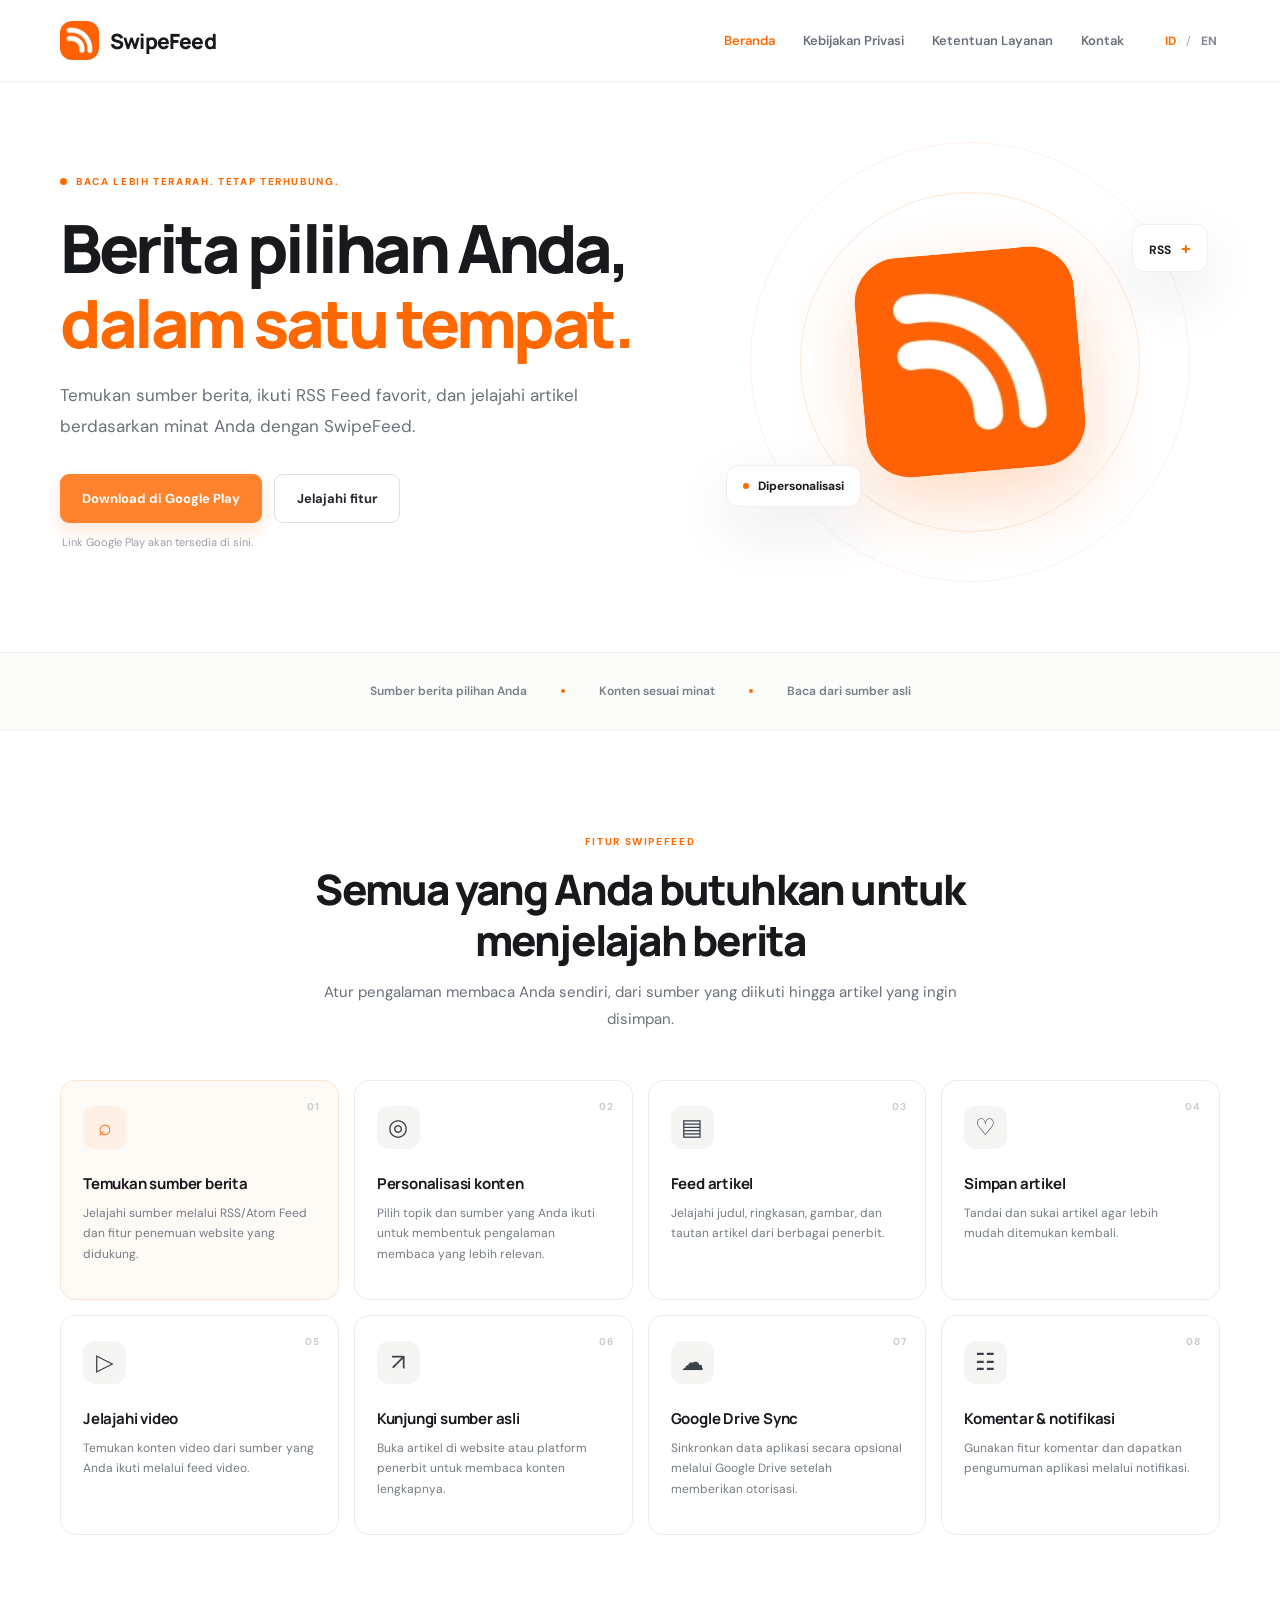
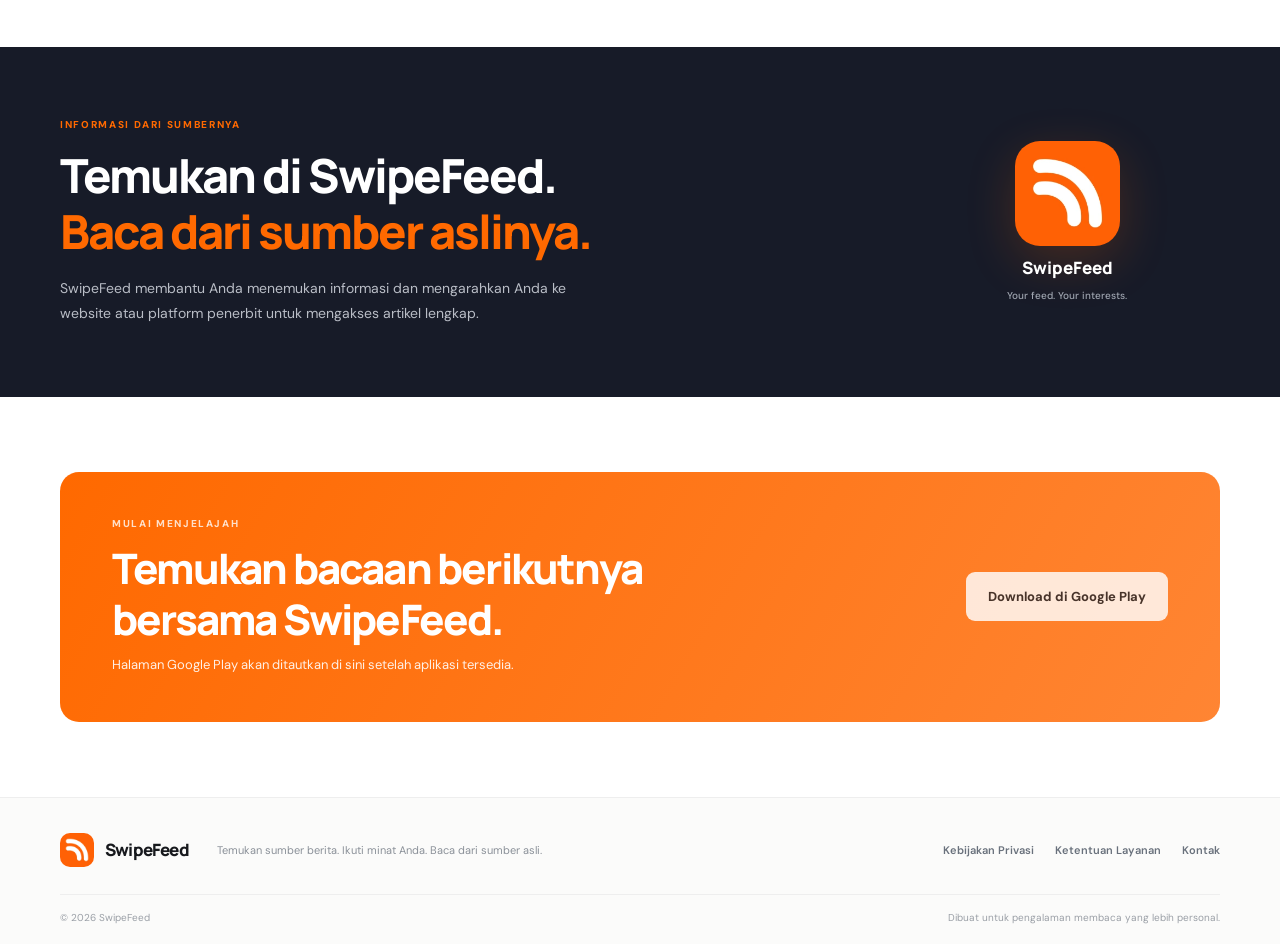
<file: index.html>
<!doctype html>
<html lang="id">
<head>
  <meta charset="utf-8"><meta name="viewport" content="width=device-width, initial-scale=1">
  <meta name="theme-color" content="#ff6900">
  <meta name="description" content="SwipeFeed membantu Anda menemukan, mengikuti, dan membaca berita dari berbagai sumber dalam satu pengalaman yang dipersonalisasi.">
  <meta property="og:title" content="SwipeFeed — Temukan berita yang relevan">
  <meta property="og:description" content="Ikuti sumber RSS favorit, jelajahi topik, dan simpan artikel untuk dibaca nanti.">
  <meta property="og:image" content="https://swipefeed.app/assets/swipefeed-logo.webp">
  <title>SwipeFeed — Temukan berita yang relevan</title>
  <link rel="icon" type="image/webp" href="assets/swipefeed-logo.webp"><link rel="stylesheet" href="assets/style.css">
  <script defer src="assets/site.js"></script>
</head>
<body>
<header class="site-header"><a class="brand" href="index.html" aria-label="SwipeFeed Home"><img src="assets/swipefeed-logo.webp" alt="Logo SwipeFeed"><span>SwipeFeed</span></a>
  <button class="menu-toggle" aria-label="Open navigation" aria-expanded="false">☰</button>
  <nav class="main-nav"><a class="active" href="index.html" data-i18n="nav_home">Beranda</a><a href="privacy.html" data-i18n="nav_privacy">Kebijakan Privasi</a><a href="terms.html" data-i18n="nav_terms">Ketentuan Layanan</a><a href="contact.html" data-i18n="nav_contact">Kontak</a></nav>
  <div class="language-switch" aria-label="Language"><button data-lang="id" class="selected">ID</button><span>/</span><button data-lang="en">EN</button></div>
</header>
<main>
  <section class="hero wrap">
    <div class="hero-copy"><div class="eyebrow"><span class="eyebrow-dot"></span><span data-i18n="hero_eyebrow">Baca lebih terarah. Tetap terhubung.</span></div>
      <h1 data-i18n="hero_title">Berita pilihan Anda,<br><em>dalam satu tempat.</em></h1>
      <p class="hero-lead" data-i18n="hero_lead">Temukan sumber berita, ikuti RSS Feed favorit, dan jelajahi artikel berdasarkan minat Anda dengan SwipeFeed.</p>
      <div class="hero-actions"><a class="button button-primary disabled-link" href="#download" aria-disabled="true" data-i18n="download_button">Download di Google Play</a><a class="button button-secondary" href="#features" data-i18n="explore_button">Jelajahi fitur</a></div>
      <p class="availability" data-i18n="availability">Link Google Play akan tersedia di sini.</p>
    </div>
    <div class="hero-art" aria-label="SwipeFeed app logo"><div class="orbit orbit-one"></div><div class="orbit orbit-two"></div><div class="logo-glow"><img src="assets/swipefeed-logo.webp" alt="SwipeFeed"></div><span class="float-tag tag-top">RSS <b>+</b></span><span class="float-tag tag-bottom"><span class="tiny-dot"></span><span data-i18n="personalized">Dipersonalisasi</span></span></div>
  </section>
  <section class="trust-strip"><div class="wrap trust-inner"><span data-i18n="strip_one">Sumber berita pilihan Anda</span><i></i><span data-i18n="strip_two">Konten sesuai minat</span><i></i><span data-i18n="strip_three">Baca dari sumber asli</span></div></section>
  <section class="section wrap" id="features"><div class="section-heading"><div class="eyebrow" data-i18n="features_eyebrow">FITUR SWIPEFEED</div><h2 data-i18n="features_title">Semua yang Anda butuhkan untuk menjelajah berita</h2><p data-i18n="features_lead">Atur pengalaman membaca Anda sendiri, dari sumber yang diikuti hingga artikel yang ingin disimpan.</p></div>
    <div class="feature-grid">
      <article class="feature-card feature-highlight"><div class="feature-icon orange">⌕</div><h3 data-i18n="f_discover_title">Temukan sumber berita</h3><p data-i18n="f_discover_desc">Jelajahi sumber melalui RSS/Atom Feed dan fitur penemuan website yang didukung.</p><span class="card-index">01</span></article>
      <article class="feature-card"><div class="feature-icon">◎</div><h3 data-i18n="f_personal_title">Personalisasi konten</h3><p data-i18n="f_personal_desc">Pilih topik dan sumber yang Anda ikuti untuk membentuk pengalaman membaca yang lebih relevan.</p><span class="card-index">02</span></article>
      <article class="feature-card"><div class="feature-icon">▤</div><h3 data-i18n="f_read_title">Feed artikel</h3><p data-i18n="f_read_desc">Jelajahi judul, ringkasan, gambar, dan tautan artikel dari berbagai penerbit.</p><span class="card-index">03</span></article>
      <article class="feature-card"><div class="feature-icon">♡</div><h3 data-i18n="f_save_title">Simpan artikel</h3><p data-i18n="f_save_desc">Tandai dan sukai artikel agar lebih mudah ditemukan kembali.</p><span class="card-index">04</span></article>
      <article class="feature-card"><div class="feature-icon">▷</div><h3 data-i18n="f_video_title">Jelajahi video</h3><p data-i18n="f_video_desc">Temukan konten video dari sumber yang Anda ikuti melalui feed video.</p><span class="card-index">05</span></article>
      <article class="feature-card"><div class="feature-icon">↗</div><h3 data-i18n="f_original_title">Kunjungi sumber asli</h3><p data-i18n="f_original_desc">Buka artikel di website atau platform penerbit untuk membaca konten lengkapnya.</p><span class="card-index">06</span></article>
      <article class="feature-card"><div class="feature-icon">☁</div><h3 data-i18n="f_sync_title">Google Drive Sync</h3><p data-i18n="f_sync_desc">Sinkronkan data aplikasi secara opsional melalui Google Drive setelah memberikan otorisasi.</p><span class="card-index">07</span></article>
      <article class="feature-card"><div class="feature-icon">☷</div><h3 data-i18n="f_comment_title">Komentar & notifikasi</h3><p data-i18n="f_comment_desc">Gunakan fitur komentar dan dapatkan pengumuman aplikasi melalui notifikasi.</p><span class="card-index">08</span></article>
    </div>
  </section>
  <section class="source-band"><div class="wrap source-inner"><div><div class="eyebrow" data-i18n="source_eyebrow">INFORMASI DARI SUMBERNYA</div><h2 data-i18n="source_title">Temukan di SwipeFeed.<br><em>Baca dari sumber aslinya.</em></h2><p data-i18n="source_desc">SwipeFeed membantu Anda menemukan informasi dan mengarahkan Anda ke website atau platform penerbit untuk mengakses artikel lengkap.</p></div><div class="source-mark"><img src="assets/swipefeed-logo.webp" alt=""><span>SwipeFeed</span><small data-i18n="source_caption">Your feed. Your interests.</small></div></div></section>
  <section class="download-section wrap" id="download"><div class="download-card"><div><div class="eyebrow light" data-i18n="download_eyebrow">MULAI MENJELAJAH</div><h2 data-i18n="download_title">Temukan bacaan berikutnya bersama SwipeFeed.</h2><p data-i18n="download_desc">Halaman Google Play akan ditautkan di sini setelah aplikasi tersedia.</p></div><a class="button button-light disabled-link" href="#download" aria-disabled="true" data-i18n="download_button">Download di Google Play</a></div></section>
</main>
<footer class="site-footer"><div class="wrap footer-main"><a class="brand footer-brand" href="index.html"><img src="assets/swipefeed-logo.webp" alt=""><span>SwipeFeed</span></a><p data-i18n="footer_desc">Temukan sumber berita. Ikuti minat Anda. Baca dari sumber asli.</p><div class="footer-links"><a href="privacy.html" data-i18n="nav_privacy">Kebijakan Privasi</a><a href="terms.html" data-i18n="nav_terms">Ketentuan Layanan</a><a href="contact.html" data-i18n="nav_contact">Kontak</a></div></div><div class="wrap footer-bottom"><span>© <span id="year"></span> SwipeFeed</span><span data-i18n="footer_rights">Dibuat untuk pengalaman membaca yang lebih personal.</span></div></footer>
</body></html>
</file>
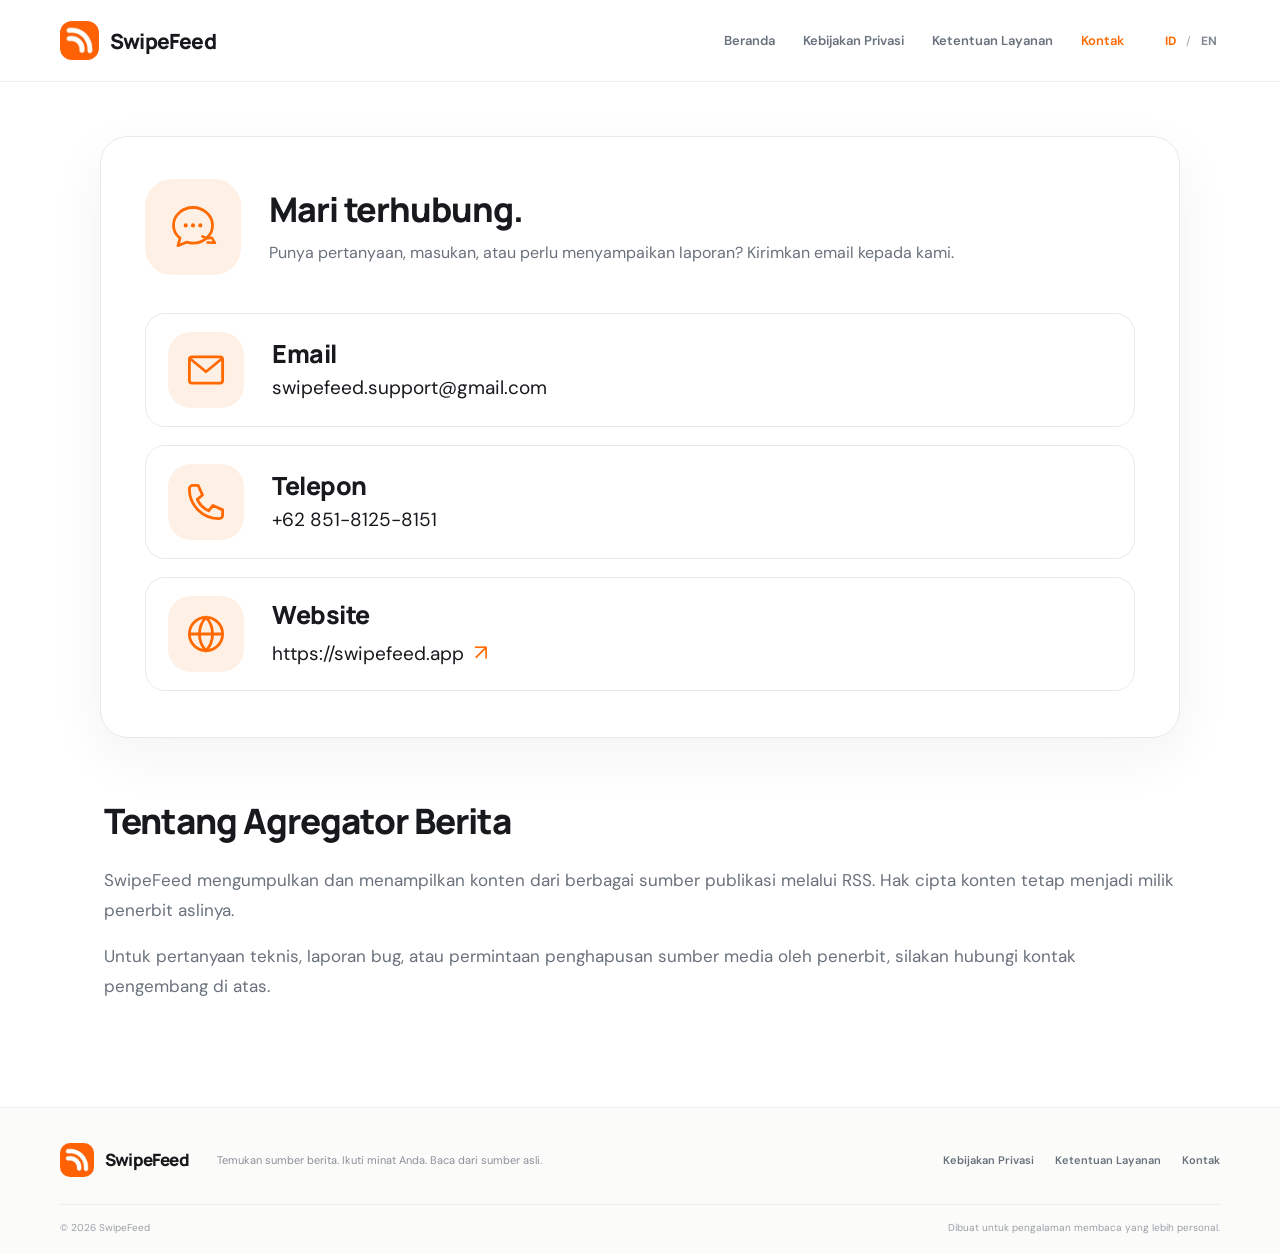
<file: contact.html>
<!doctype html><html lang="id"><head><meta charset="utf-8"><meta name="viewport" content="width=device-width, initial-scale=1"><meta name="theme-color" content="#ff6900"><meta name="description" content="Hubungi tim SwipeFeed."><title>Contact — SwipeFeed</title><link rel="icon" type="image/webp" href="assets/swipefeed-logo.webp"><link rel="stylesheet" href="assets/style.css?v=contact-center-20261117-1"><script defer src="assets/site.js"></script></head><body>
<header class="site-header"><a class="brand" href="index.html"><img src="assets/swipefeed-logo.webp" alt="Logo SwipeFeed"><span>SwipeFeed</span></a><button class="menu-toggle" aria-label="Open navigation" aria-expanded="false">☰</button><nav class="main-nav"><a href="index.html" data-i18n="nav_home">Beranda</a><a href="privacy.html" data-i18n="nav_privacy">Kebijakan Privasi</a><a href="terms.html" data-i18n="nav_terms">Ketentuan Layanan</a><a class="active" href="contact.html" data-i18n="nav_contact">Kontak</a></nav><div class="language-switch"><button data-lang="id" class="selected">ID</button><span>/</span><button data-lang="en">EN</button></div></header>
<main class="contact-wrap wrap">
  <section class="contact-card" aria-labelledby="contact-title">
    <div class="contact-card-heading">
      <div class="contact-symbol" aria-hidden="true">
        <svg viewBox="0 0 64 64" fill="none" xmlns="http://www.w3.org/2000/svg" focusable="false">
          <path d="M32 8C18.75 8 8 17.75 8 29.75C8 36.1 11.1 41.8 16.1 45.75L13.5 55L24.1 50.7C26.55 51.45 29.2 51.85 32 51.85C45.25 51.85 56 42.1 56 30.1C56 18.1 45.25 8 32 8Z" stroke="currentColor" stroke-width="3.4" stroke-linecap="round" stroke-linejoin="round"/>
          <circle cx="23" cy="30" r="2.5" fill="currentColor"/><circle cx="32" cy="30" r="2.5" fill="currentColor"/><circle cx="41" cy="30" r="2.5" fill="currentColor"/>
          <path d="M43.5 43.5C47.2 45.6 51.4 46.2 55.2 45.3L59 51.5L49.8 51.1" stroke="currentColor" stroke-width="3.1" stroke-linecap="round" stroke-linejoin="round"/>
        </svg>
      </div>
      <div class="contact-heading-copy">
        <h1 id="contact-title" data-i18n="contact_title">Mari terhubung.</h1>
        <p data-i18n="contact_intro">Punya pertanyaan, masukan, atau perlu menyampaikan laporan? Kirimkan email kepada kami.</p>
      </div>
    </div>

    <div class="contact-methods">
      <a class="contact-method" href="mailto:swipefeed.support@gmail.com">
        <span class="contact-method-icon" aria-hidden="true"><svg width="48" height="48" viewBox="0 0 48 48" fill="none" xmlns="http://www.w3.org/2000/svg"><rect x="5" y="9" width="38" height="30" rx="3" stroke="currentColor" stroke-width="3.2"/><path d="M7 12L24 26L41 12" stroke="currentColor" stroke-width="3.2" stroke-linecap="round" stroke-linejoin="round"/></svg></span>
        <span class="contact-method-copy"><strong data-i18n="contact_email_title">Email</strong><span>swipefeed.support@gmail.com</span></span>
      </a>
      <a class="contact-method" href="tel:+6285181258151">
        <span class="contact-method-icon" aria-hidden="true"><svg width="48" height="48" viewBox="0 0 48 48" fill="none" xmlns="http://www.w3.org/2000/svg"><path d="M15 5H9C6.8 5 5 6.8 5 9C5 27.8 20.2 43 39 43C41.2 43 43 41.2 43 39V33L32 28L27 34C20.8 31.2 16.8 27.2 14 21L20 16L15 5Z" stroke="currentColor" stroke-width="3.2" stroke-linecap="round" stroke-linejoin="round"/></svg></span>
        <span class="contact-method-copy"><strong data-i18n="contact_phone_title">Telepon</strong><span>+62 851-8125-8151</span></span>
      </a>
      <a class="contact-method" href="https://swipefeed.app" target="_blank" rel="noopener noreferrer">
        <span class="contact-method-icon" aria-hidden="true"><svg width="48" height="48" viewBox="0 0 48 48" fill="none" xmlns="http://www.w3.org/2000/svg"><circle cx="24" cy="24" r="19" stroke="currentColor" stroke-width="3.2"/><path d="M5 24H43M24 5C29 10.2 31.5 16.5 31.5 24C31.5 31.5 29 37.8 24 43C19 37.8 16.5 31.5 16.5 24C16.5 16.5 19 10.2 24 5Z" stroke="currentColor" stroke-width="3.2" stroke-linecap="round"/></svg></span>
        <span class="contact-method-copy"><strong data-i18n="contact_website_title">Website</strong><span>https://swipefeed.app <span class="contact-external" aria-hidden="true">↗</span></span></span>
      </a>
    </div>
  </section>

  <section class="contact-about" aria-labelledby="contact-about-title">
    <h2 id="contact-about-title" data-i18n="contact_about_title">Tentang Agregator Berita</h2>
    <p data-i18n="contact_about_desc">SwipeFeed mengumpulkan dan menampilkan konten dari berbagai sumber publikasi melalui RSS. Hak cipta konten tetap menjadi milik penerbit aslinya.</p>
    <p data-i18n="contact_publisher_desc">Untuk pertanyaan teknis, laporan bug, atau permintaan penghapusan sumber media oleh penerbit, silakan hubungi kontak pengembang di atas.</p>
  </section>
</main>
<footer class="site-footer"><div class="wrap footer-main"><a class="brand footer-brand" href="index.html"><img src="assets/swipefeed-logo.webp" alt=""><span>SwipeFeed</span></a><p data-i18n="footer_desc">Temukan sumber berita. Ikuti minat Anda. Baca dari sumber asli.</p><div class="footer-links"><a href="privacy.html" data-i18n="nav_privacy">Kebijakan Privasi</a><a href="terms.html" data-i18n="nav_terms">Ketentuan Layanan</a><a href="contact.html" data-i18n="nav_contact">Kontak</a></div></div><div class="wrap footer-bottom"><span>© <span id="year"></span> SwipeFeed</span><span data-i18n="footer_rights">Dibuat untuk pengalaman membaca yang lebih personal.</span></div></footer></body></html>
</file>
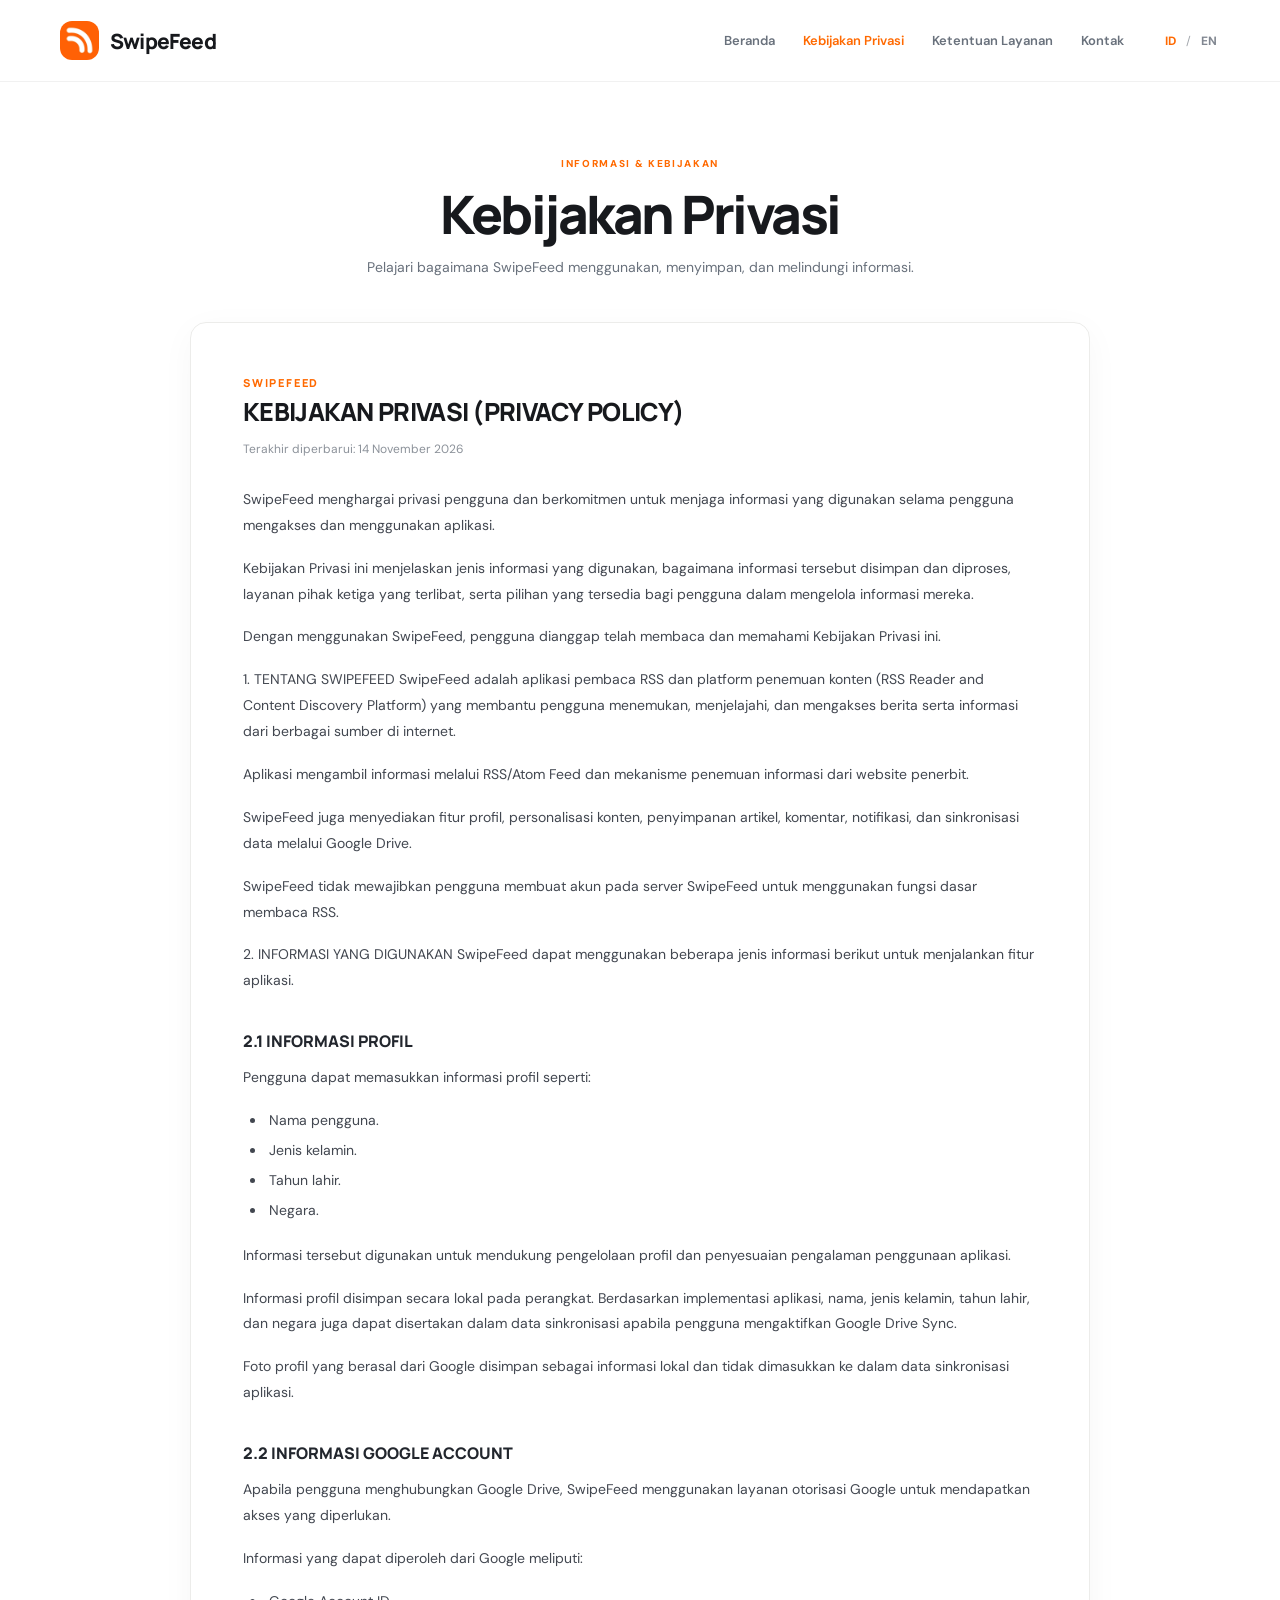
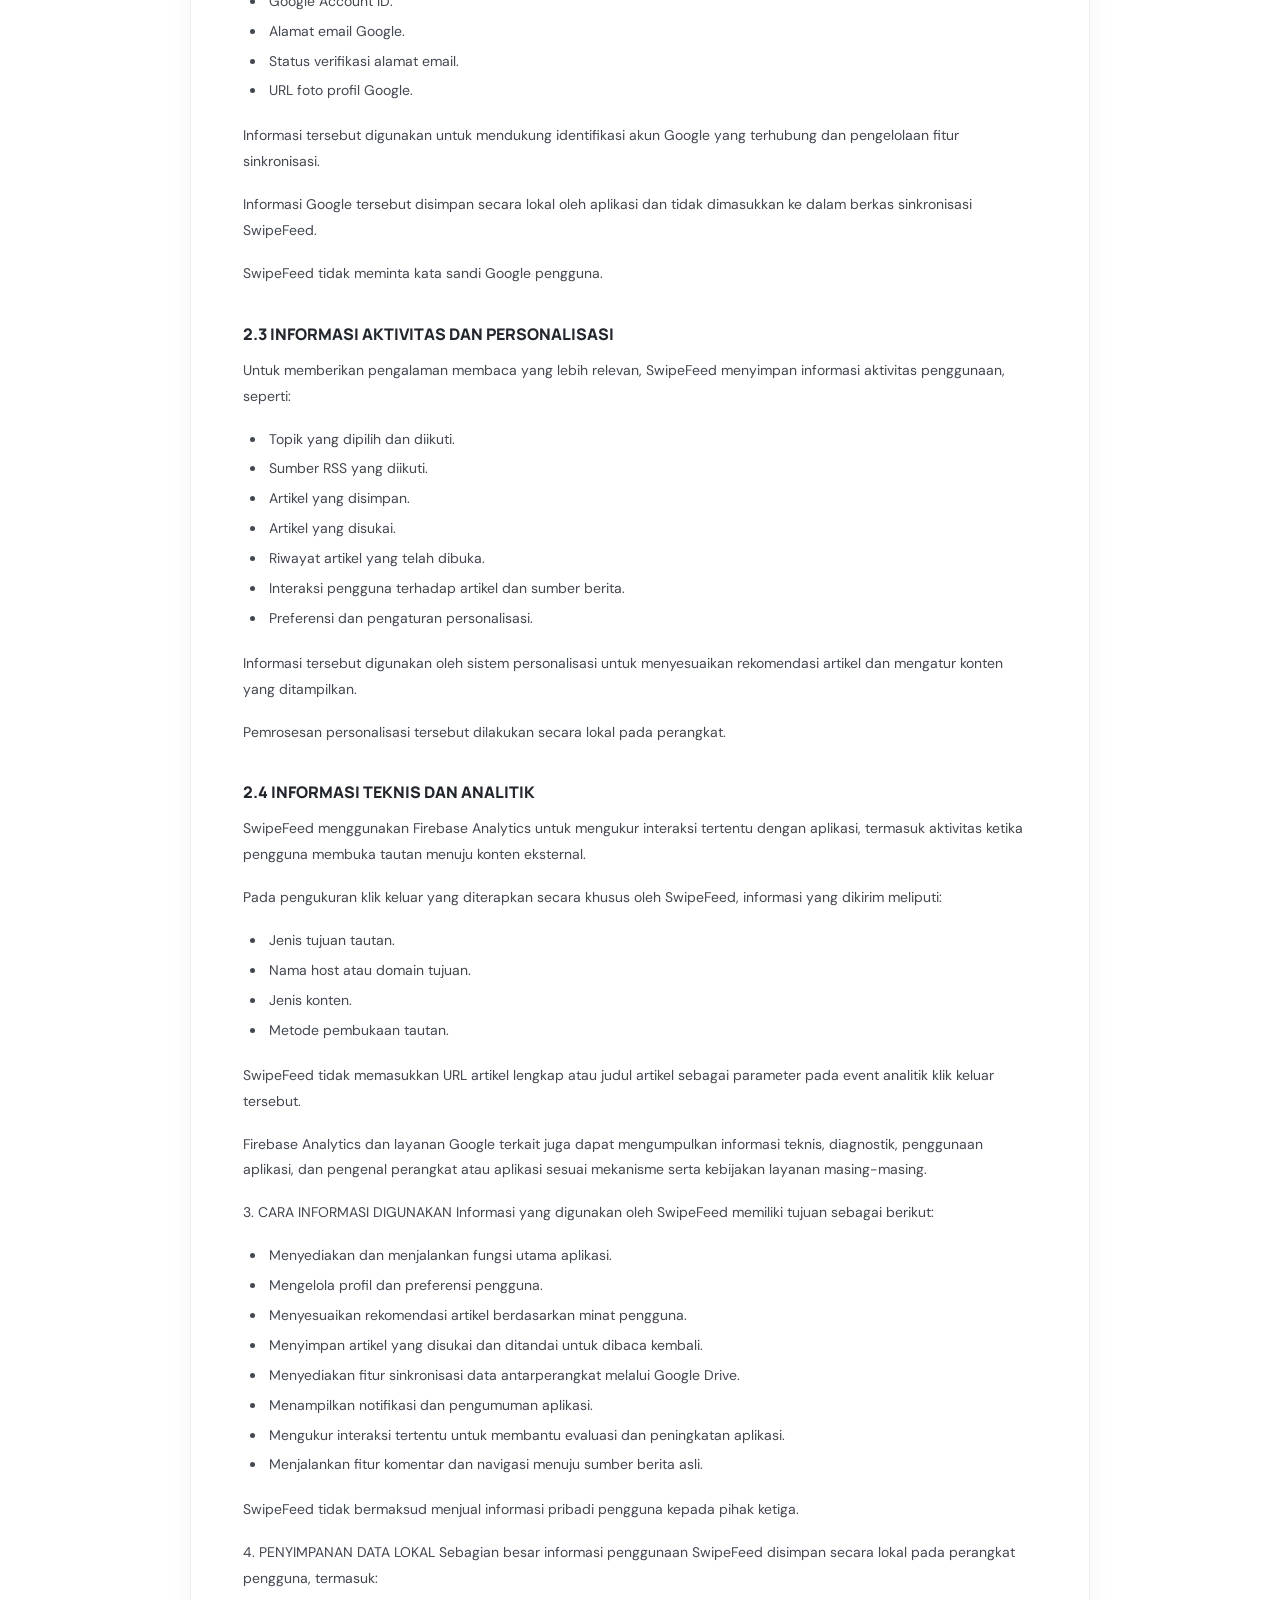
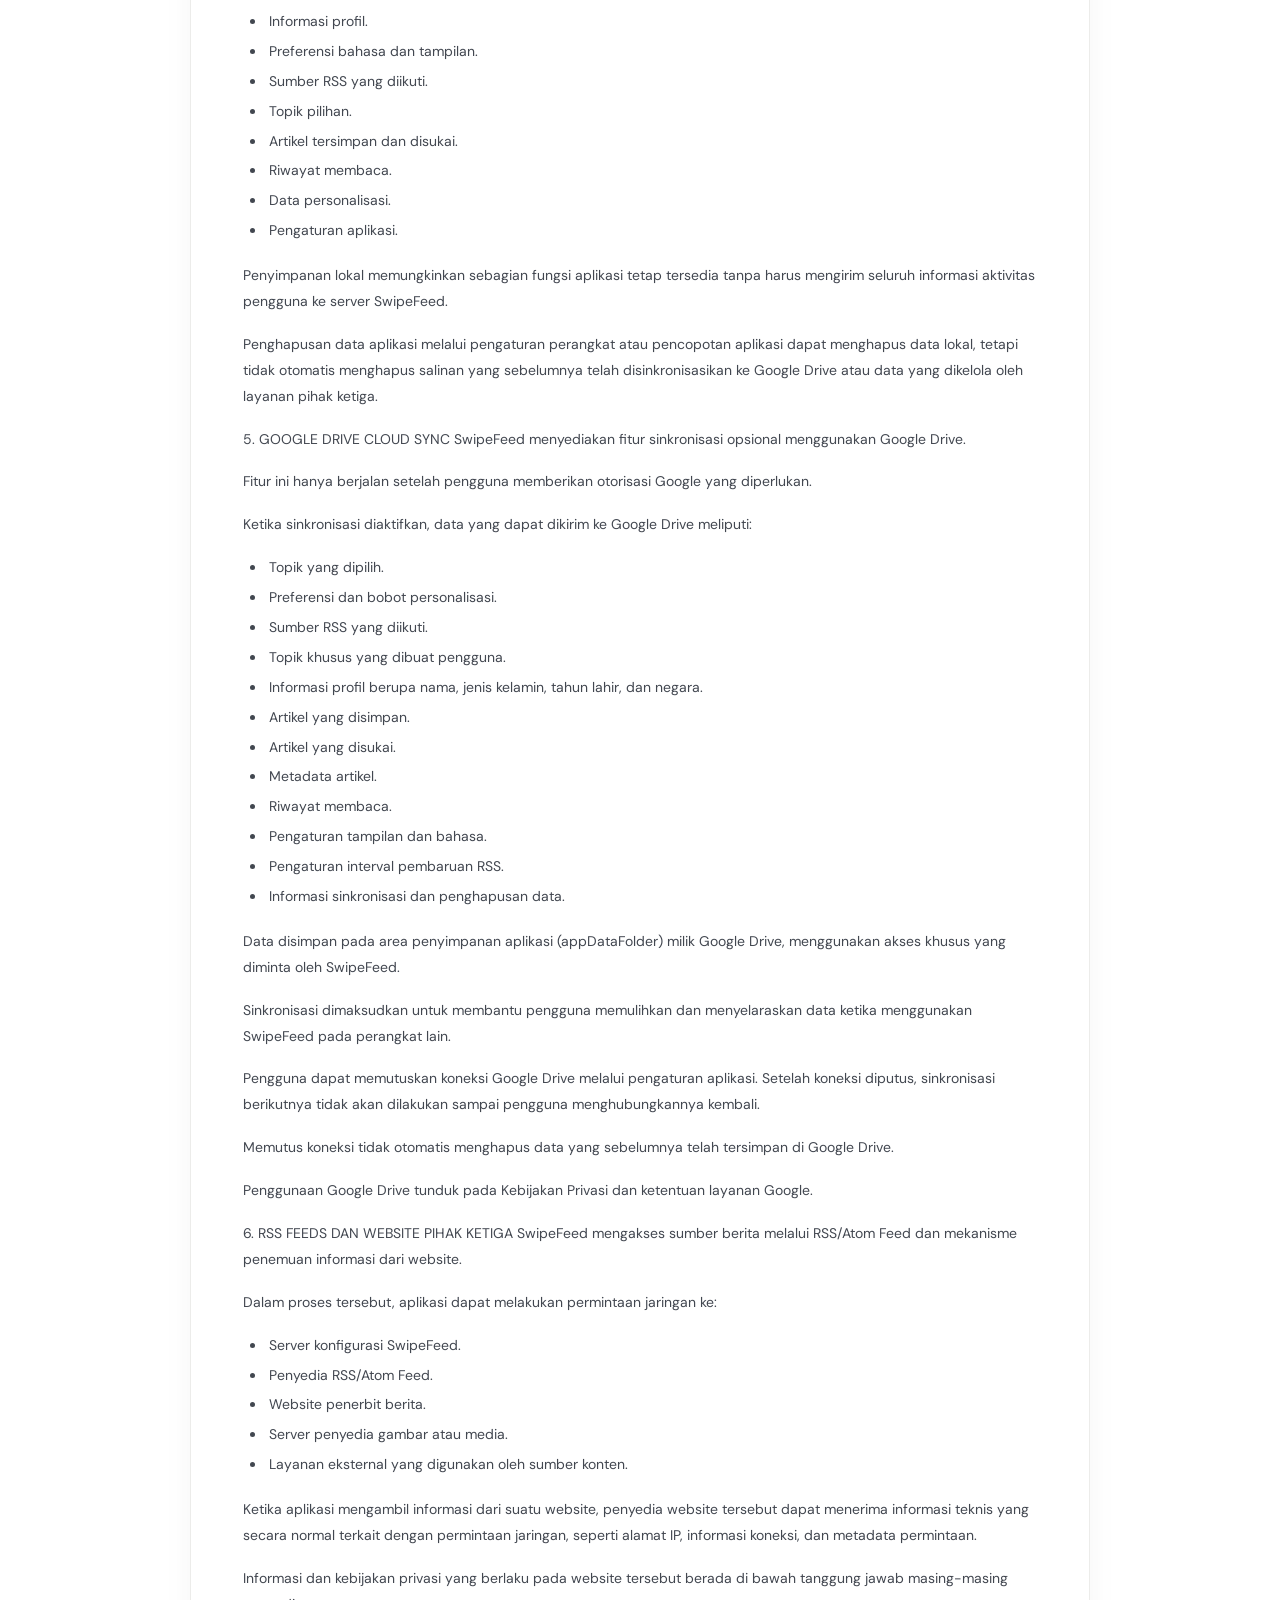
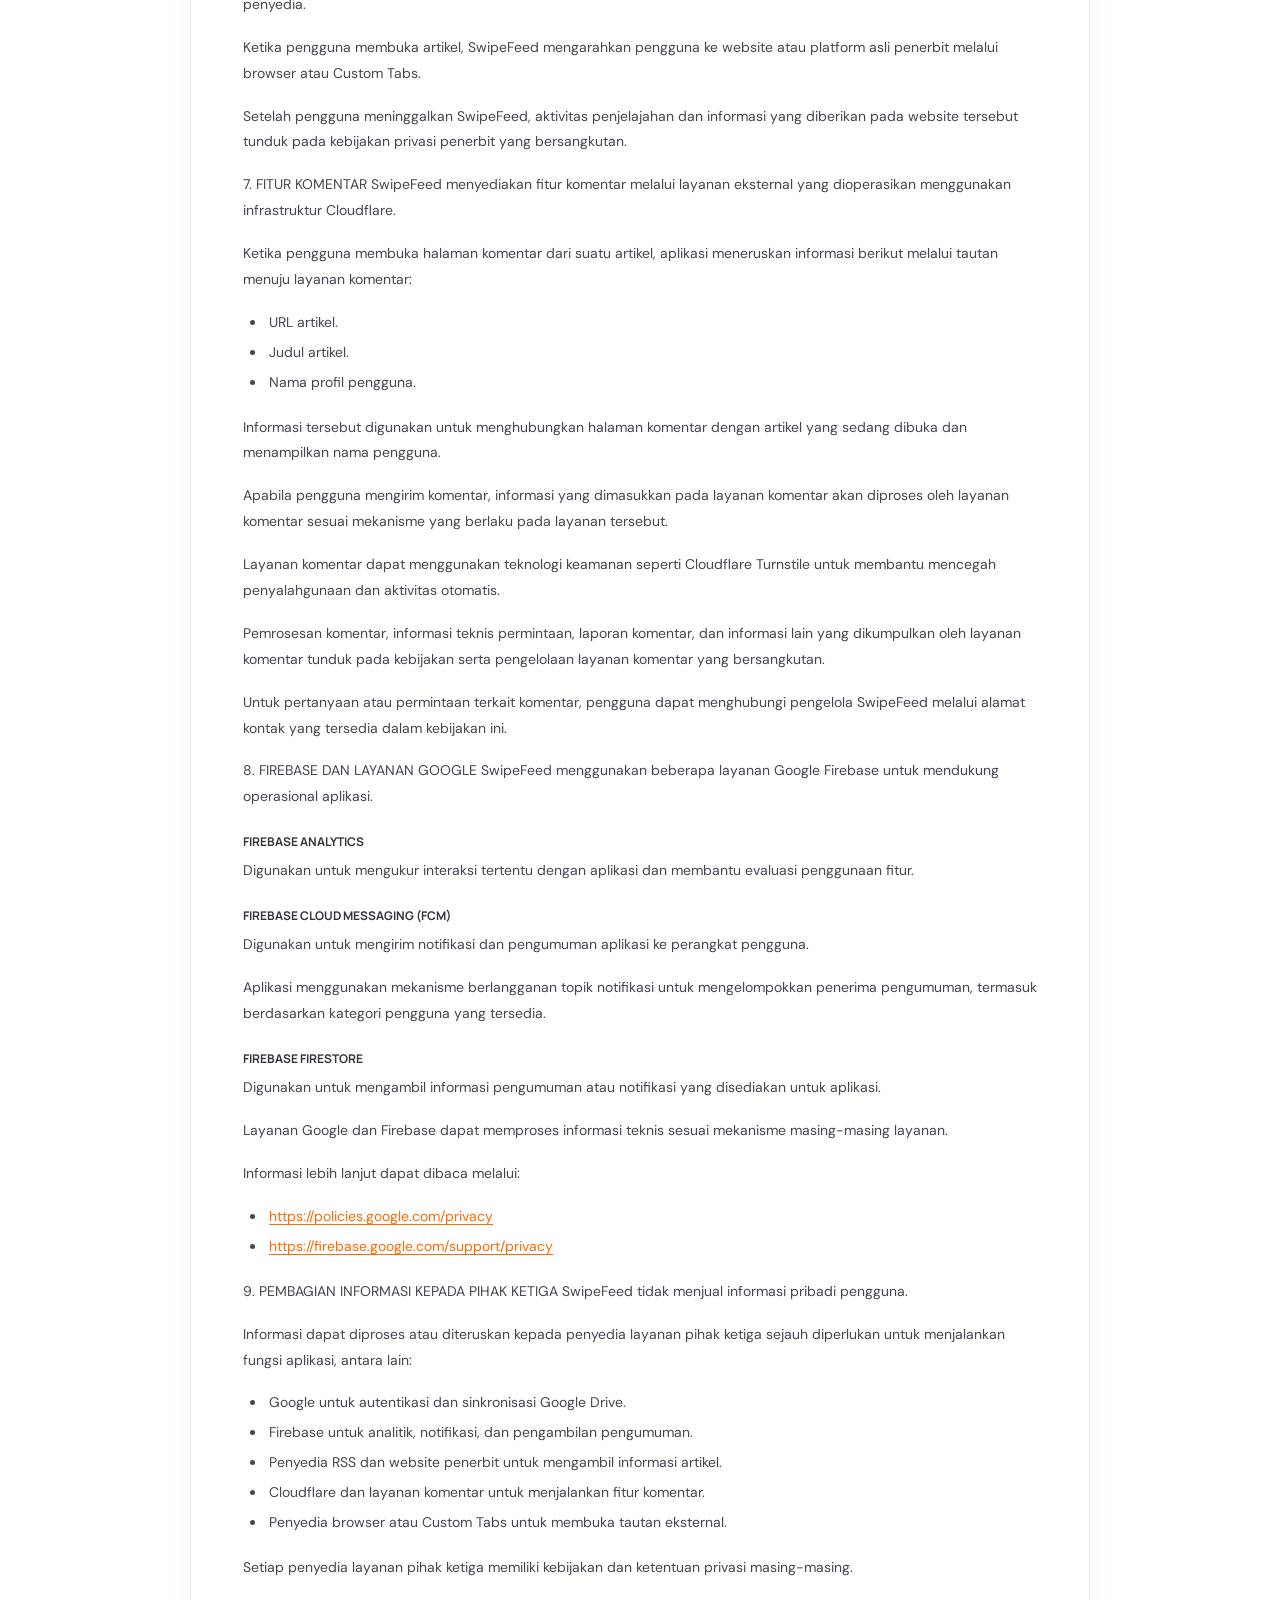
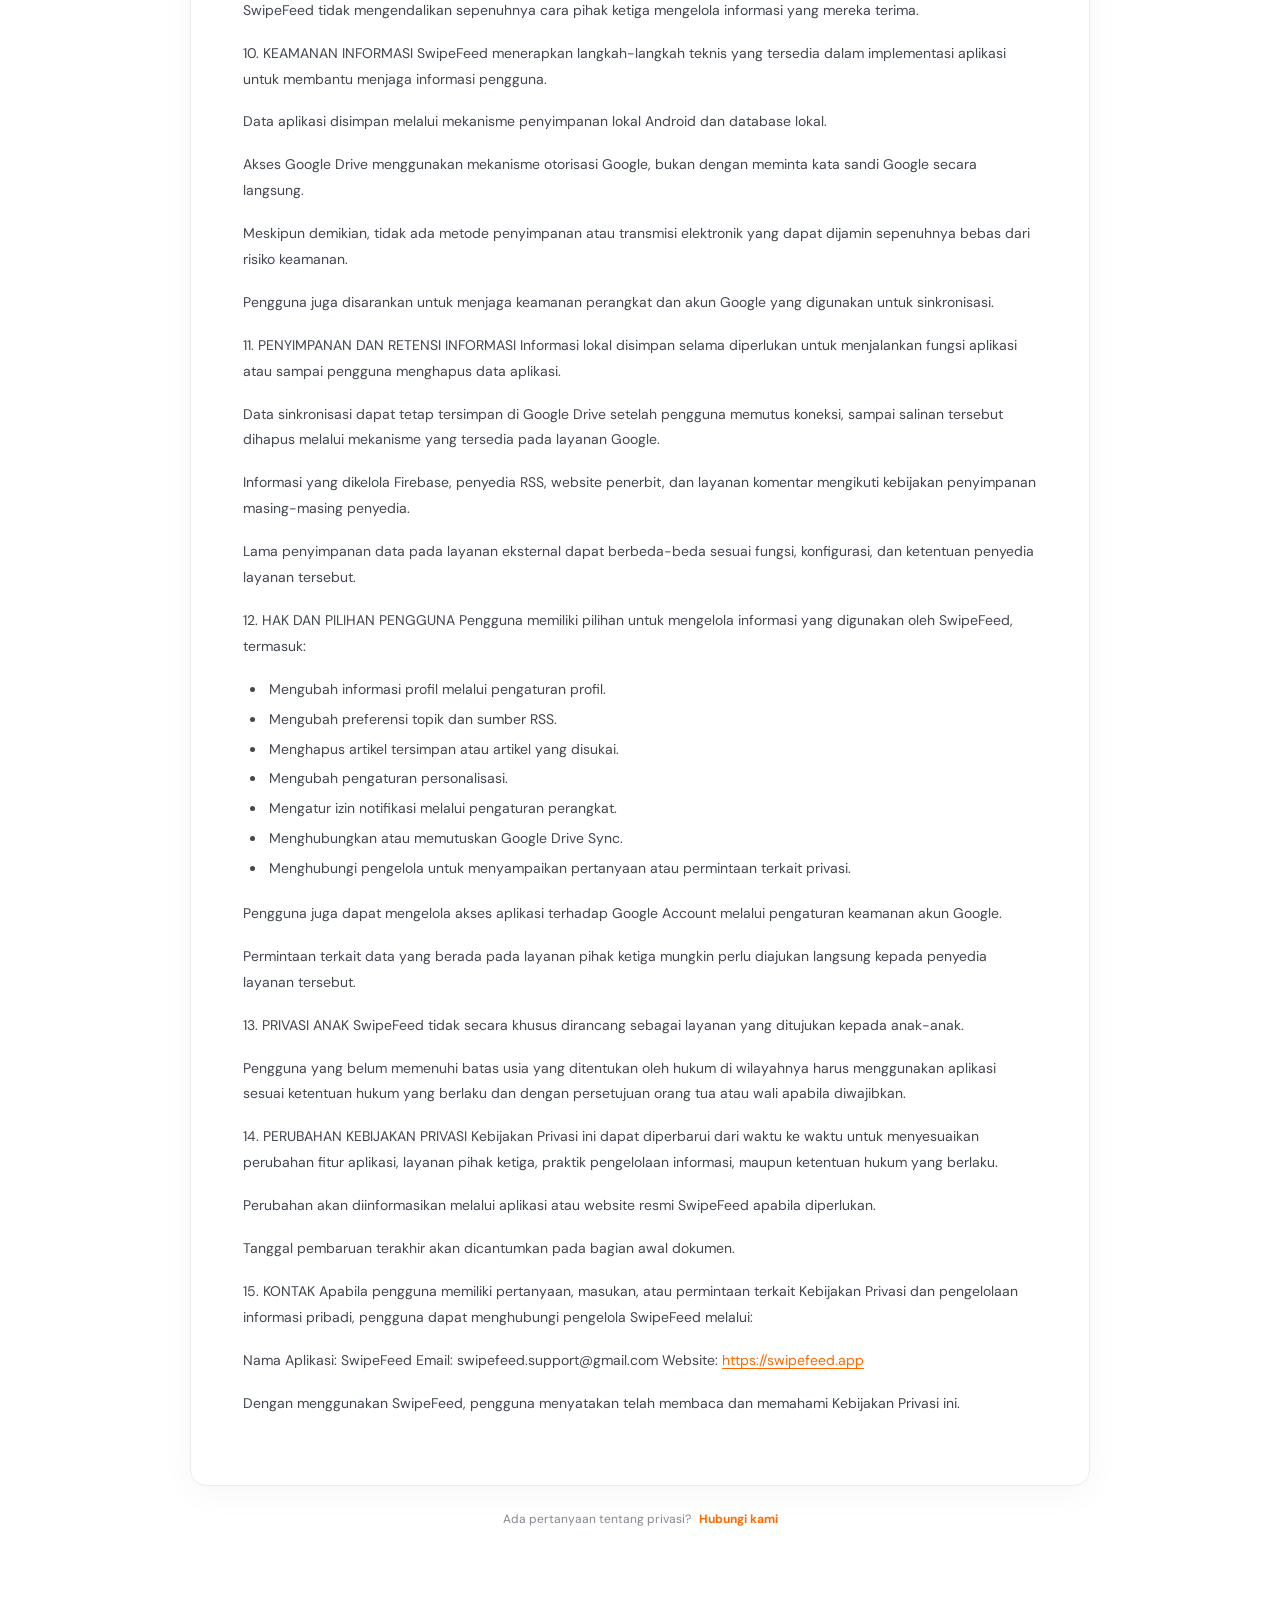
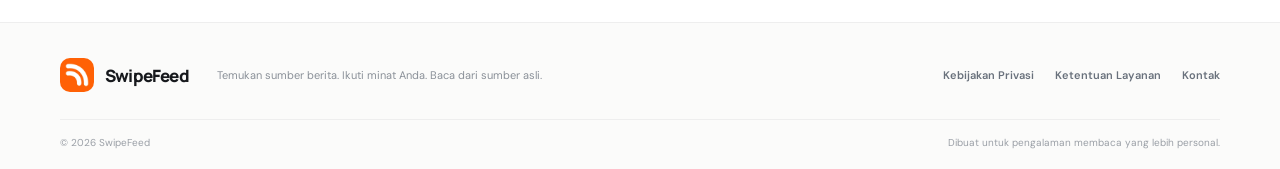
<file: privacy.html>
<!doctype html><html lang="id"><head><meta charset="utf-8"><meta name="viewport" content="width=device-width, initial-scale=1"><meta name="theme-color" content="#ff6900"><meta name="description" content="Kebijakan Privasi SwipeFeed."><title>Privacy Policy — SwipeFeed</title><link rel="icon" type="image/webp" href="assets/swipefeed-logo.webp"><link rel="stylesheet" href="assets/style.css"><script defer src="assets/site.js"></script></head><body>
<header class="site-header"><a class="brand" href="index.html"><img src="assets/swipefeed-logo.webp" alt="Logo SwipeFeed"><span>SwipeFeed</span></a><button class="menu-toggle" aria-label="Open navigation" aria-expanded="false">☰</button><nav class="main-nav"><a href="index.html" data-i18n="nav_home">Beranda</a><a class="active" href="privacy.html" data-i18n="nav_privacy">Kebijakan Privasi</a><a href="terms.html" data-i18n="nav_terms">Ketentuan Layanan</a><a href="contact.html" data-i18n="nav_contact">Kontak</a></nav><div class="language-switch"><button data-lang="id" class="selected">ID</button><span>/</span><button data-lang="en">EN</button></div></header>
<main class="legal-wrap wrap"><div class="legal-intro"><div class="eyebrow" data-i18n="legal_eyebrow">INFORMASI & KEBIJAKAN</div><h1 data-i18n="privacy_title">Kebijakan Privasi</h1><p data-i18n="privacy_intro">Pelajari bagaimana SwipeFeed menggunakan, menyimpan, dan melindungi informasi.</p></div><article class="legal-document" id="legal-content" data-document="privacy"><div class="loading-state" data-i18n="loading">Memuat dokumen…</div></article><div class="legal-help"><span data-i18n="legal_question">Ada pertanyaan tentang privasi?</span><a href="mailto:swipefeed.support@gmail.com?subject=SwipeFeed%20Privacy%20Question" data-i18n="contact_us">Hubungi kami</a></div></main>
<footer class="site-footer"><div class="wrap footer-main"><a class="brand footer-brand" href="index.html"><img src="assets/swipefeed-logo.webp" alt=""><span>SwipeFeed</span></a><p data-i18n="footer_desc">Temukan sumber berita. Ikuti minat Anda. Baca dari sumber asli.</p><div class="footer-links"><a href="privacy.html" data-i18n="nav_privacy">Kebijakan Privasi</a><a href="terms.html" data-i18n="nav_terms">Ketentuan Layanan</a><a href="contact.html" data-i18n="nav_contact">Kontak</a></div></div><div class="wrap footer-bottom"><span>© <span id="year"></span> SwipeFeed</span><span data-i18n="footer_rights">Dibuat untuk pengalaman membaca yang lebih personal.</span></div></footer></body></html>
</file>
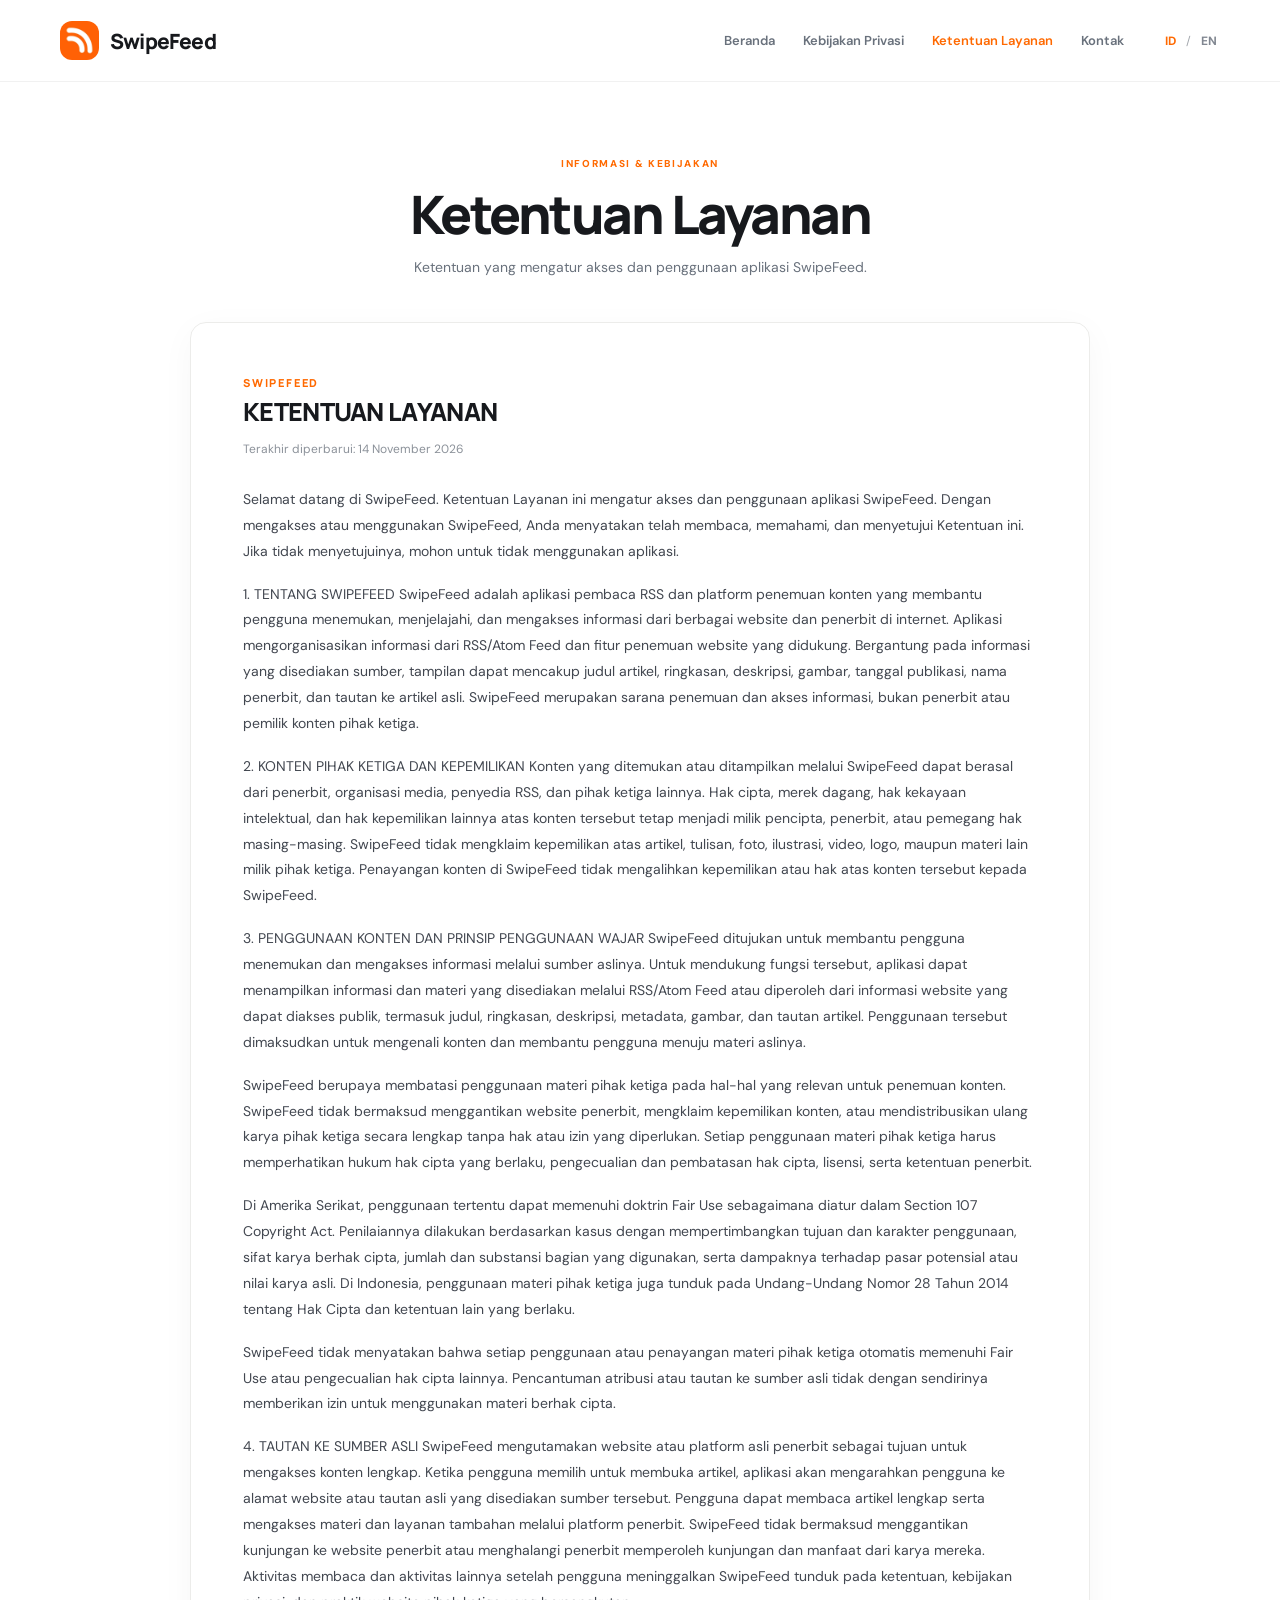
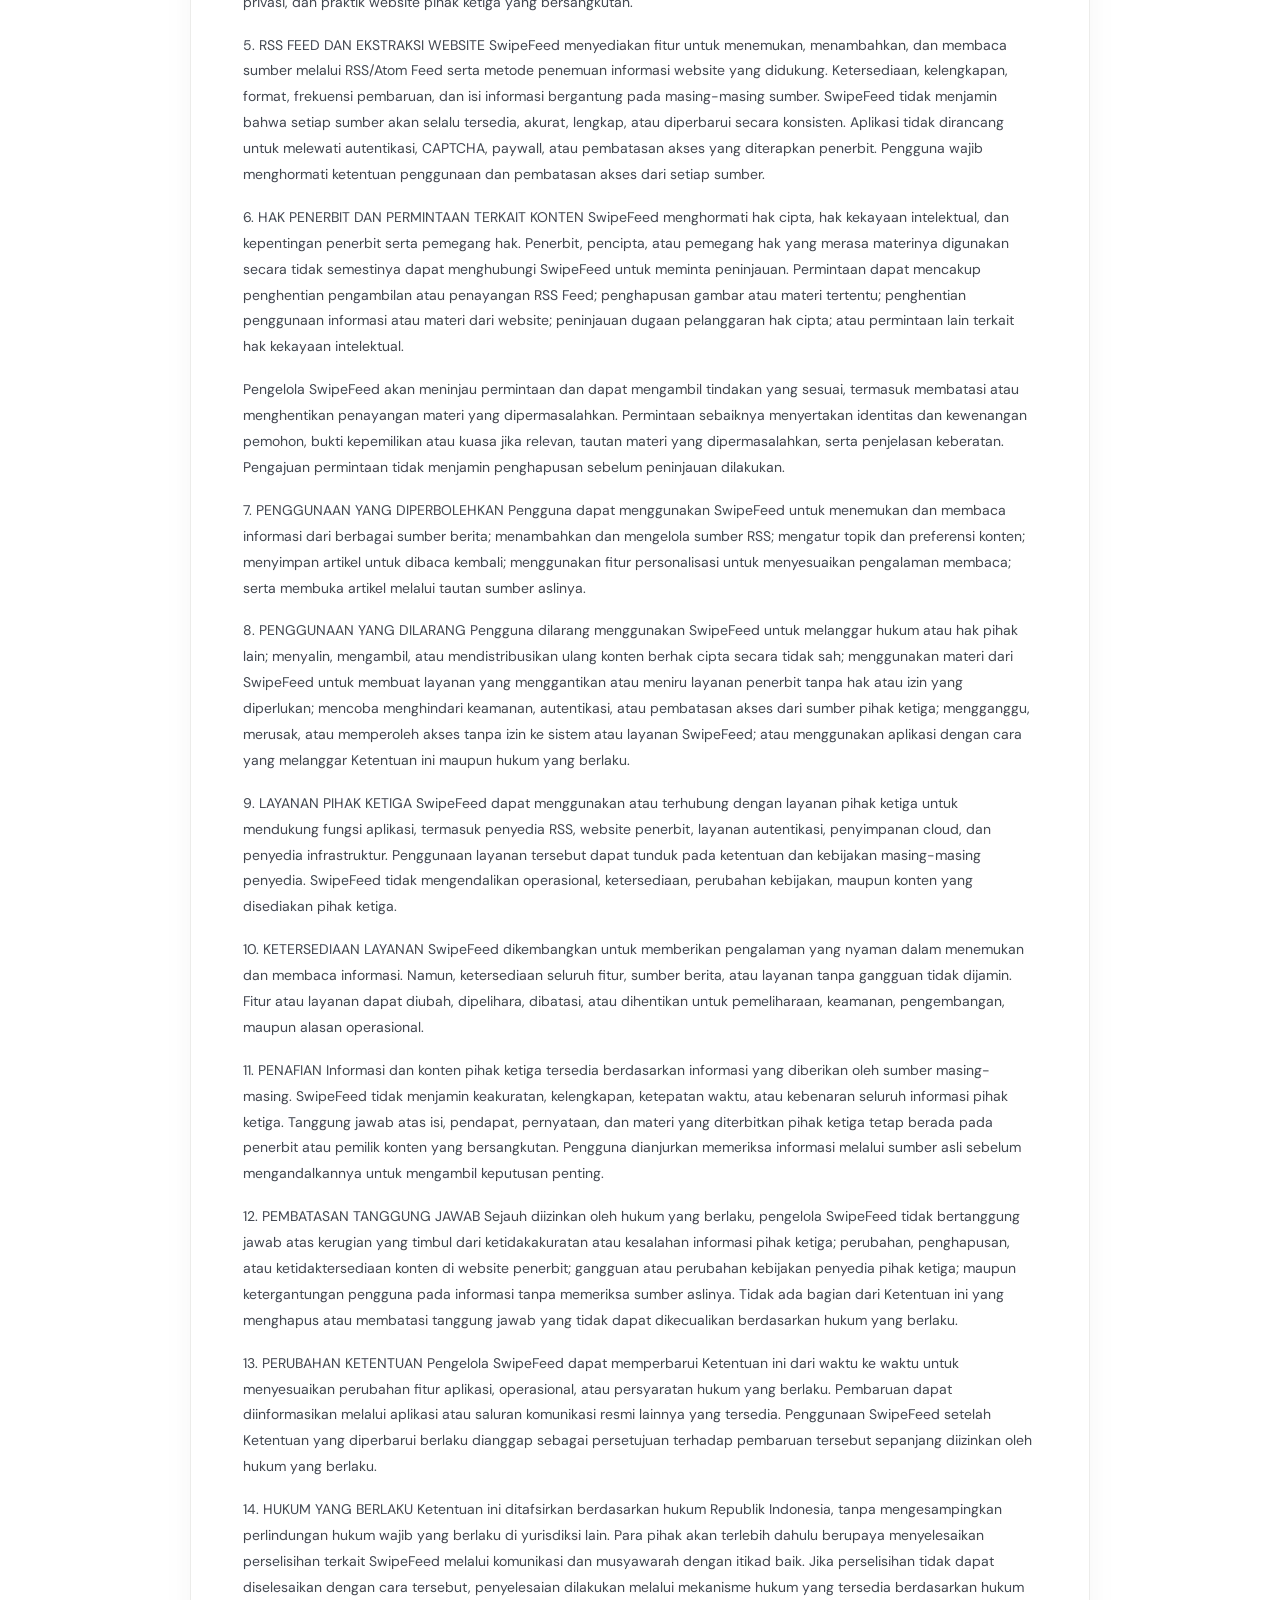
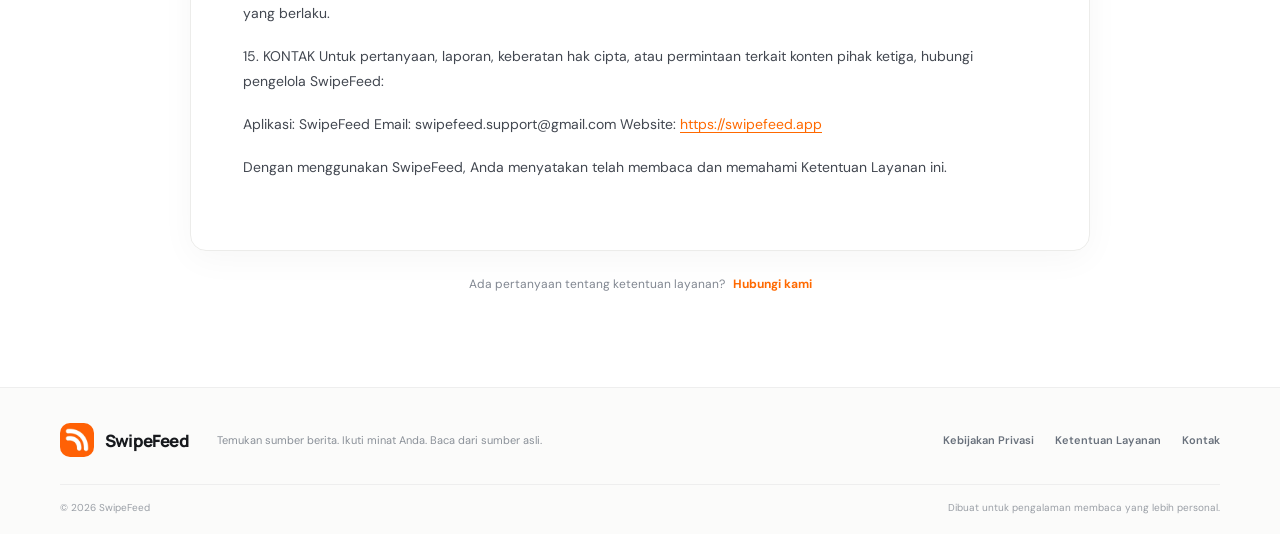
<file: terms.html>
<!doctype html><html lang="id"><head><meta charset="utf-8"><meta name="viewport" content="width=device-width, initial-scale=1"><meta name="theme-color" content="#ff6900"><meta name="description" content="Ketentuan Layanan SwipeFeed."><title>Terms of Service — SwipeFeed</title><link rel="icon" type="image/webp" href="assets/swipefeed-logo.webp"><link rel="stylesheet" href="assets/style.css"><script defer src="assets/site.js"></script></head><body>
<header class="site-header"><a class="brand" href="index.html"><img src="assets/swipefeed-logo.webp" alt="Logo SwipeFeed"><span>SwipeFeed</span></a><button class="menu-toggle" aria-label="Open navigation" aria-expanded="false">☰</button><nav class="main-nav"><a href="index.html" data-i18n="nav_home">Beranda</a><a href="privacy.html" data-i18n="nav_privacy">Kebijakan Privasi</a><a class="active" href="terms.html" data-i18n="nav_terms">Ketentuan Layanan</a><a href="contact.html" data-i18n="nav_contact">Kontak</a></nav><div class="language-switch"><button data-lang="id" class="selected">ID</button><span>/</span><button data-lang="en">EN</button></div></header>
<main class="legal-wrap wrap"><div class="legal-intro"><div class="eyebrow" data-i18n="legal_eyebrow">INFORMASI & KEBIJAKAN</div><h1 data-i18n="terms_title">Ketentuan Layanan</h1><p data-i18n="terms_intro">Ketentuan yang mengatur akses dan penggunaan aplikasi SwipeFeed.</p></div><article class="legal-document" id="legal-content" data-document="terms"><div class="loading-state" data-i18n="loading">Memuat dokumen…</div></article><div class="legal-help"><span data-i18n="terms_question">Ada pertanyaan tentang ketentuan layanan?</span><a href="mailto:swipefeed.support@gmail.com?subject=SwipeFeed%20Terms%20Question" data-i18n="contact_us">Hubungi kami</a></div></main>
<footer class="site-footer"><div class="wrap footer-main"><a class="brand footer-brand" href="index.html"><img src="assets/swipefeed-logo.webp" alt=""><span>SwipeFeed</span></a><p data-i18n="footer_desc">Temukan sumber berita. Ikuti minat Anda. Baca dari sumber asli.</p><div class="footer-links"><a href="privacy.html" data-i18n="nav_privacy">Kebijakan Privasi</a><a href="terms.html" data-i18n="nav_terms">Ketentuan Layanan</a><a href="contact.html" data-i18n="nav_contact">Kontak</a></div></div><div class="wrap footer-bottom"><span>© <span id="year"></span> SwipeFeed</span><span data-i18n="footer_rights">Dibuat untuk pengalaman membaca yang lebih personal.</span></div></footer></body></html>
</file>
<file: assets/style.css>
@import url('https://fonts.googleapis.com/css2?family=DM+Sans:wght@400;500;600;700&family=Manrope:wght@400;500;600;700;800&display=swap');
:root{--orange:#ff6900;--orange-dark:#e95f00;--ink:#17191d;--muted:#69717c;--line:#e9e9e9;--soft:#f7f7f6;--white:#fff;--navy:#171b28;--max:1160px;--shadow:0 22px 60px rgba(28,30,35,.09)}
*{box-sizing:border-box}html{scroll-behavior:smooth}body{margin:0;background:#fff;color:var(--ink);font-family:'DM Sans',Arial,sans-serif;-webkit-font-smoothing:antialiased}a{color:inherit;text-decoration:none}.wrap{width:min(var(--max),calc(100% - 48px));margin-inline:auto}.site-header{height:82px;padding:0 max(24px,calc((100vw - var(--max))/2));display:flex;align-items:center;gap:38px;border-bottom:1px solid rgba(20,20,20,.06);background:rgba(255,255,255,.94);position:sticky;top:0;z-index:20;backdrop-filter:blur(16px)}.brand{display:inline-flex;align-items:center;gap:11px;font:800 21px Manrope,sans-serif;letter-spacing:-.8px;white-space:nowrap}.brand img{width:39px;height:39px;border-radius:12px;object-fit:cover}.main-nav{display:flex;align-items:center;gap:28px;margin-left:auto}.main-nav a,.footer-links a{font-size:13px;font-weight:600;color:#69717c;transition:color .2s}.main-nav a:hover,.main-nav a.active,.footer-links a:hover{color:var(--orange)}.language-switch{display:flex;align-items:center;gap:7px;font-size:12px;color:#a2a6ac}.language-switch button{border:0;background:transparent;padding:7px 3px;color:#818791;font:700 12px 'DM Sans';cursor:pointer}.language-switch button.selected{color:var(--orange)}.menu-toggle{display:none;border:0;background:transparent;font-size:22px;color:var(--ink)}
.hero{min-height:570px;display:grid;grid-template-columns:1.1fr .9fr;align-items:center;gap:50px;padding-block:75px 85px}.hero-copy{max-width:600px}.eyebrow{display:flex;align-items:center;gap:9px;color:var(--orange);font-size:10px;font-weight:800;letter-spacing:1.65px;text-transform:uppercase}.eyebrow-dot,.tiny-dot{width:7px;height:7px;border-radius:50%;background:var(--orange);display:inline-block}.hero h1,.legal-intro h1{font:800 clamp(43px,5.2vw,67px)/1.12 Manrope,sans-serif;letter-spacing:-3.5px;margin:23px 0 20px}.hero h1 em,.source-inner h2 em{font-style:normal;color:var(--orange)}.hero-lead{font-size:17px;line-height:1.8;color:var(--muted);max-width:535px;margin:0}.hero-actions{display:flex;gap:12px;flex-wrap:wrap;margin-top:32px}.button{min-height:49px;display:inline-flex;align-items:center;justify-content:center;gap:12px;border-radius:9px;padding:0 22px;font-size:13px;font-weight:700;transition:transform .2s,background .2s}.button:hover{transform:translateY(-2px)}.button-primary{background:var(--orange);color:white;box-shadow:0 8px 18px rgba(255,105,0,.2)}.button-primary:hover{background:var(--orange-dark)}.button-secondary{border:1px solid #dedfe1;color:#25282d;background:white}.button-light{background:#fff;color:#20232a}.disabled-link{opacity:.82;cursor:not-allowed}.availability{font-size:11px;color:#9a9fa6;margin:12px 0 0 2px}.hero-art{height:385px;position:relative;display:grid;place-items:center}.logo-glow{width:220px;height:220px;border-radius:45px;overflow:hidden;box-shadow:0 28px 70px rgba(255,105,0,.24);transform:rotate(-5deg);z-index:2}.logo-glow img{width:100%;height:100%;display:block}.orbit{position:absolute;border:1px solid rgba(255,105,0,.16);border-radius:50%;width:340px;height:340px}.orbit-two{width:440px;height:440px;border-color:rgba(255,105,0,.09)}.float-tag{position:absolute;z-index:3;background:#fff;border:1px solid #f0efed;border-radius:12px;padding:12px 16px;box-shadow:var(--shadow);font-size:12px;font-weight:700}.tag-top{top:54px;right:12px}.tag-top b{color:var(--orange);font-size:17px;margin-left:7px}.tag-bottom{bottom:48px;left:5px;display:flex;align-items:center;gap:9px}.tag-bottom .tiny-dot{width:6px;height:6px}
.trust-strip{border-block:1px solid #f0f0ef;background:#fcfcfb}.trust-inner{min-height:76px;display:flex;align-items:center;justify-content:center;gap:34px;color:#777e87;font-size:12px;font-weight:600}.trust-inner i{width:4px;height:4px;background:var(--orange);border-radius:50%}.section{padding-block:105px 112px}.section-heading{text-align:center;max-width:660px;margin:0 auto 48px}.section-heading .eyebrow{justify-content:center}.section-heading h2,.download-card h2{font:800 clamp(29px,3.4vw,42px)/1.22 Manrope,sans-serif;letter-spacing:-1.8px;margin:16px 0 13px}.section-heading p{color:var(--muted);font-size:15px;line-height:1.75;margin:0}.feature-grid{display:grid;grid-template-columns:repeat(4,1fr);gap:15px}.feature-card{position:relative;min-height:220px;border:1px solid #ececea;border-radius:15px;padding:25px 22px;background:#fff;transition:transform .2s,box-shadow .2s,border-color .2s;overflow:hidden}.feature-card:hover{transform:translateY(-4px);box-shadow:var(--shadow);border-color:#f5c7a8}.feature-highlight{background:#fffaf6;border-color:#ffe3d1}.feature-icon{width:43px;height:43px;border-radius:12px;background:#f5f5f4;display:grid;place-items:center;font-size:23px;color:#3c424a;margin-bottom:24px}.feature-icon.orange{background:#fff0e5;color:var(--orange)}.feature-card h3{font:700 15px Manrope,sans-serif;margin:0 0 9px;letter-spacing:-.2px}.feature-card p{font-size:12px;line-height:1.7;color:#747b84;margin:0;max-width:245px}.card-index{position:absolute;right:18px;top:19px;color:#c9cbd0;font-size:10px;font-weight:700;letter-spacing:1px}.source-band{background:#171b28;color:#fff;overflow:hidden}.source-inner{min-height:350px;display:flex;align-items:center;justify-content:space-between;gap:40px;padding-block:65px}.source-inner>div:first-child{max-width:610px}.eyebrow.light{color:#ff9b5b}.source-inner h2{font:800 clamp(32px,4vw,47px)/1.2 Manrope,sans-serif;letter-spacing:-2px;margin:16px 0}.source-inner p{max-width:560px;color:#b9bdc6;font-size:14px;line-height:1.8;margin:0}.source-mark{display:flex;flex-direction:column;align-items:center;gap:10px;margin-right:8%;font:800 17px Manrope}.source-mark img{width:105px;height:105px;border-radius:25px;box-shadow:0 15px 50px rgba(255,105,0,.2)}.source-mark small{font:500 10px 'DM Sans';color:#9fa5b0}.download-section{padding-block:75px}.download-card{border-radius:19px;padding:45px 52px;background:linear-gradient(120deg,#ff6900,#ff8533);color:#fff;display:flex;align-items:center;justify-content:space-between;gap:35px}.download-card .eyebrow{color:#ffe0ca}.download-card h2{max-width:590px;margin:13px 0 9px}.download-card p{margin:0;color:#fff0e6;font-size:13px;line-height:1.7}
.site-footer{border-top:1px solid #eee;background:#fbfbfa}.footer-main{padding-block:35px 27px;display:flex;align-items:center;gap:28px}.footer-brand img{width:34px;height:34px;border-radius:10px}.footer-brand{font-size:17px}.footer-main>p{font-size:11px;color:#8a9098;margin:0}.footer-links{margin-left:auto;display:flex;gap:21px;flex-wrap:wrap}.footer-links a{font-size:11px}.footer-bottom{border-top:1px solid #eee;padding-block:16px 20px;display:flex;justify-content:space-between;gap:20px;color:#9a9fa6;font-size:10px}
.legal-wrap,.contact-wrap{padding-block:75px 95px;max-width:900px}.legal-intro{text-align:center;max-width:700px;margin:0 auto 42px}.legal-intro .eyebrow{justify-content:center}.legal-intro h1{font-size:clamp(36px,5vw,53px);letter-spacing:-2.5px;margin:15px 0 12px}.legal-intro p{color:var(--muted);font-size:14px;line-height:1.7;margin:0}.legal-document{border:1px solid #ececea;border-radius:16px;padding:clamp(24px,5vw,52px);box-shadow:0 8px 35px rgba(25,27,31,.035);color:#424750;font-size:14px;line-height:1.85}.document-brand{font:800 11px Manrope;color:var(--orange);letter-spacing:1.8px}.document-title{font:800 25px/1.3 Manrope;color:var(--ink);letter-spacing:-.7px;margin:6px 0 0}.document-date{font-size:12px;color:#8c929a;margin:9px 0 27px!important}.legal-document p{margin:0 0 17px}.legal-document h3{font:800 16px/1.5 Manrope;color:#22262d;margin:31px 0 12px;padding-top:4px}.legal-document h4{font:700 12px/1.6 Manrope;color:#31363d;margin:22px 0 7px}.legal-document ul{padding-left:23px;margin:0 0 19px}.legal-document li{padding-left:3px;margin:4px 0}.legal-document a{color:var(--orange);text-decoration:underline;text-underline-offset:3px;overflow-wrap:anywhere}.loading-state,.load-error{color:#858b93}.legal-help{display:flex;justify-content:center;gap:8px;margin-top:25px;font-size:12px;color:#818791}.legal-help a{color:var(--orange);font-weight:700}.contact-wrap{max-width:850px}.contact-card{display:grid;grid-template-columns:80px 1fr;gap:27px;align-items:start;border:1px solid #ececea;border-radius:17px;padding:36px;background:#fff;box-shadow:var(--shadow)}.contact-symbol{width:67px;height:67px;border-radius:18px;background:#fff0e5;color:var(--orange);display:grid;place-items:center;font-size:30px}.contact-label{font-size:10px;letter-spacing:1.4px;color:var(--orange);font-weight:800}.contact-card h2{font:800 clamp(20px,3vw,27px) Manrope;letter-spacing:-.8px;margin:9px 0 10px;overflow-wrap:anywhere}.contact-card p,.contact-note p{font-size:13px;line-height:1.8;color:#747b84;margin:0 0 21px}.contact-note{padding:27px 8px 0}.contact-note strong{font:700 14px Manrope}.contact-note p{margin:8px 0 0}.contact-card .button{margin-top:2px}
@media(max-width:900px){.site-header{gap:20px}.main-nav{gap:17px}.main-nav a{font-size:11px}.hero{gap:20px}.feature-grid{grid-template-columns:repeat(2,1fr)}.footer-main{flex-wrap:wrap}.footer-links{margin-left:0;width:100%}}
@media(max-width:680px){.wrap{width:min(var(--max),calc(100% - 36px))}.site-header{height:70px;padding-inline:18px;gap:13px}.brand{font-size:19px}.brand img{width:35px;height:35px}.menu-toggle{display:block;margin-left:auto;order:2}.language-switch{order:3}.main-nav{display:none;position:absolute;top:69px;left:0;right:0;margin:0;padding:16px 20px 20px;background:#fff;border-bottom:1px solid #eee;box-shadow:0 15px 25px rgba(0,0,0,.06);align-items:stretch;gap:0;flex-direction:column}.main-nav.open{display:flex}.main-nav a{padding:12px 4px;font-size:13px}.hero{min-height:auto;grid-template-columns:1fr;padding-block:62px 48px;gap:12px}.hero h1{font-size:45px;letter-spacing:-2.5px;margin-top:19px}.hero-lead{font-size:15px}.hero-art{height:285px;margin-top:4px}.logo-glow{width:158px;height:158px;border-radius:34px}.orbit{width:250px;height:250px}.orbit-two{width:310px;height:310px}.tag-top{top:27px;right:9%}.tag-bottom{bottom:25px;left:8%}.trust-inner{min-height:70px;gap:12px;font-size:9px;justify-content:space-between}.trust-inner i{width:3px;height:3px;flex-shrink:0}.section{padding-block:75px}.section-heading{margin-bottom:30px}.section-heading h2{font-size:30px}.section-heading p{font-size:13px}.feature-grid{gap:10px}.feature-card{min-height:215px;padding:19px 15px}.feature-icon{width:38px;height:38px;margin-bottom:19px}.feature-card h3{font-size:13px}.feature-card p{font-size:11px}.card-index{right:12px;top:13px}.source-inner{min-height:0;display:block;padding-block:57px}.source-inner h2{font-size:34px}.source-inner p{font-size:13px}.source-mark{margin:34px auto 0}.source-mark img{width:78px;height:78px;border-radius:19px}.download-section{padding-block:45px}.download-card{padding:30px 24px;display:block}.download-card h2{font-size:30px}.download-card .button{margin-top:23px}.footer-main{padding-block:28px;gap:15px}.footer-main>p{width:100%;line-height:1.7}.footer-links{gap:16px}.footer-bottom{font-size:9px;line-height:1.6}.legal-wrap,.contact-wrap{padding-block:55px 70px}.legal-intro{margin-bottom:30px}.legal-intro h1{font-size:38px}.legal-document{padding:23px 19px;font-size:13px;line-height:1.8}.document-title{font-size:21px}.legal-document h3{font-size:14px;margin-top:26px}.legal-help{flex-wrap:wrap;text-align:center;line-height:1.7}.contact-card{grid-template-columns:1fr;padding:25px;gap:17px}.contact-symbol{width:54px;height:54px;border-radius:15px}.contact-card h2{font-size:21px}}
@media(prefers-reduced-motion:reduce){*{scroll-behavior:auto!important;transition:none!important}}


/* Contact page — approved contact-card layout */
.contact-wrap{max-width:1080px;padding-block:54px 88px}
.contact-card{display:block;border:1px solid #e8e9eb;border-radius:28px;padding:42px 44px 46px;background:#fff;box-shadow:0 18px 55px rgba(28,30,35,.055)}
.contact-card-heading{display:flex;align-items:center;gap:28px;margin-bottom:38px}
.contact-symbol{width:96px;height:96px;flex:0 0 96px;border-radius:27px;background:#fff0e5;color:var(--orange);display:grid;place-items:center}
.contact-symbol svg{width:52px;height:52px}
.contact-heading-copy h1{font:800 clamp(25px,3vw,34px)/1.25 Manrope,sans-serif;letter-spacing:-1.1px;margin:0 0 9px;color:var(--ink)}
.contact-heading-copy p{font-size:16px;line-height:1.65;color:var(--muted);margin:0}
.contact-methods{display:grid;gap:18px}
.contact-method{display:flex;align-items:center;gap:28px;min-height:112px;padding:18px 22px;border:1px solid #e8e9eb;border-radius:20px;background:#fff;transition:border-color .18s,box-shadow .18s,transform .18s}
.contact-method:hover{border-color:#ffd2b5;box-shadow:0 8px 24px rgba(28,30,35,.045);transform:translateY(-1px)}
.contact-method-icon{width:76px;height:76px;flex:0 0 76px;border-radius:23px;background:#fff0e5;color:var(--orange);display:grid;place-items:center}
.contact-method-icon svg{width:42px;height:42px}
.contact-method-copy{display:flex;flex-direction:column;gap:5px;min-width:0}
.contact-method-copy strong{font:800 25px/1.25 Manrope,sans-serif;letter-spacing:-.5px;color:var(--ink)}
.contact-method-copy>span{font:400 19px/1.5 'DM Sans',Arial,sans-serif;color:var(--ink);overflow-wrap:anywhere}
.contact-external{color:var(--orange);font-size:22px;margin-left:5px}
.contact-about{padding:62px 4px 0}
.contact-about h2{font:800 clamp(27px,3vw,35px)/1.25 Manrope,sans-serif;letter-spacing:-1px;color:var(--ink);margin:0 0 22px}
.contact-about p{font:400 17px/1.75 'DM Sans',Arial,sans-serif;color:var(--muted);margin:0 0 17px}
@media(max-width:680px){
 .contact-wrap{padding-block:34px 64px;max-width:100%}
 .contact-card{padding:27px 22px 24px;border-radius:23px}
 .contact-card-heading{align-items:flex-start;gap:17px;margin-bottom:26px}
 .contact-symbol{width:66px;height:66px;flex-basis:66px;border-radius:19px}
 .contact-symbol svg{width:37px;height:37px}
 .contact-heading-copy h1{font-size:22px;letter-spacing:-.65px;margin:1px 0 7px}
 .contact-heading-copy p{font-size:13px;line-height:1.6}
 .contact-methods{gap:12px}
 .contact-method{min-height:82px;gap:16px;padding:12px 13px;border-radius:17px}
 .contact-method-icon{width:54px;height:54px;flex-basis:54px;border-radius:16px}
 .contact-method-icon svg{width:31px;height:31px}
 .contact-method-copy{gap:3px}
 .contact-method-copy strong{font-size:17px;letter-spacing:-.2px}
 .contact-method-copy>span{font-size:14px;line-height:1.45}
 .contact-external{font-size:17px}
 .contact-about{padding:39px 4px 0}
 .contact-about h2{font-size:24px;letter-spacing:-.6px;margin-bottom:13px}
 .contact-about p{font-size:14px;line-height:1.75;margin-bottom:13px}
}
@media(min-width:681px) and (max-width:900px){.contact-card{padding:34px}.contact-method-copy strong{font-size:22px}.contact-method-copy>span{font-size:17px}}


/* Contact page hardening: scoped selectors + explicit SVG sizing */
.contact-wrap.contact-wrap {
  width: min(1080px, calc(100% - 48px));
  max-width: 1080px;
  margin-inline: auto;
  padding: 54px 0 88px;
}
.contact-wrap .contact-card {
  display: block !important;
  width: 100%;
  padding: 42px 44px 46px !important;
  border: 1px solid #e8e9eb !important;
  border-radius: 28px !important;
  background: #fff !important;
  box-shadow: 0 18px 55px rgba(28,30,35,.055) !important;
}
.contact-wrap .contact-card-heading {
  display: flex !important;
  align-items: center !important;
  gap: 28px !important;
  margin: 0 0 38px !important;
}
.contact-wrap .contact-symbol {
  width: 96px !important;
  height: 96px !important;
  flex: 0 0 96px !important;
  display: grid !important;
  place-items: center !important;
  border-radius: 27px !important;
  background: #fff0e5 !important;
  color: #ff6900 !important;
  font-size: initial !important;
}
.contact-wrap .contact-symbol svg {
  display: block !important;
  width: 52px !important;
  height: 52px !important;
  max-width: 100% !important;
  max-height: 100% !important;
}
.contact-wrap .contact-heading-copy { min-width: 0; }
.contact-wrap .contact-heading-copy h1 {
  margin: 0 0 9px !important;
  color: #17191d !important;
  font: 800 clamp(25px,3vw,34px)/1.25 Manrope,sans-serif !important;
  letter-spacing: -1.1px !important;
}
.contact-wrap .contact-heading-copy p {
  margin: 0 !important;
  color: #69717c !important;
  font: 400 16px/1.65 'DM Sans',Arial,sans-serif !important;
}
.contact-wrap .contact-methods {
  display: grid !important;
  grid-template-columns: 1fr !important;
  gap: 18px !important;
}
.contact-wrap a.contact-method {
  display: flex !important;
  align-items: center !important;
  gap: 28px !important;
  width: 100% !important;
  min-height: 112px !important;
  padding: 18px 22px !important;
  border: 1px solid #e8e9eb !important;
  border-radius: 20px !important;
  background: #fff !important;
  color: #17191d !important;
  text-decoration: none !important;
  box-shadow: none !important;
  transform: none !important;
}
.contact-wrap a.contact-method:hover {
  border-color: #ffd2b5 !important;
  box-shadow: 0 8px 24px rgba(28,30,35,.045) !important;
}
.contact-wrap .contact-method-icon {
  display: grid !important;
  place-items: center !important;
  width: 76px !important;
  height: 76px !important;
  flex: 0 0 76px !important;
  border-radius: 23px !important;
  background: #fff0e5 !important;
  color: #ff6900 !important;
  font-size: initial !important;
}
.contact-wrap .contact-method-icon svg {
  display: block !important;
  width: 42px !important;
  height: 42px !important;
  max-width: 100% !important;
  max-height: 100% !important;
  overflow: visible !important;
}
.contact-wrap .contact-method-copy {
  display: flex !important;
  flex-direction: column !important;
  align-items: flex-start !important;
  justify-content: center !important;
  gap: 5px !important;
  min-width: 0 !important;
}
.contact-wrap .contact-method-copy strong {
  display: block !important;
  margin: 0 !important;
  color: #17191d !important;
  font: 800 25px/1.25 Manrope,sans-serif !important;
  letter-spacing: -.5px !important;
}
.contact-wrap .contact-method-copy > span {
  display: block !important;
  margin: 0 !important;
  color: #17191d !important;
  font: 400 19px/1.5 'DM Sans',Arial,sans-serif !important;
  overflow-wrap: anywhere !important;
}
.contact-wrap .contact-external {
  display: inline !important;
  color: #ff6900 !important;
  font-size: 22px !important;
  margin-left: 5px !important;
}
.contact-wrap .contact-about {
  padding: 62px 4px 0 !important;
}
.contact-wrap .contact-about h2 {
  margin: 0 0 22px !important;
  color: #17191d !important;
  font: 800 clamp(27px,3vw,35px)/1.25 Manrope,sans-serif !important;
  letter-spacing: -1px !important;
}
.contact-wrap .contact-about p {
  margin: 0 0 17px !important;
  color: #69717c !important;
  font: 400 17px/1.75 'DM Sans',Arial,sans-serif !important;
}
@media (max-width: 680px) {
  .contact-wrap.contact-wrap {
    width: calc(100% - 36px);
    padding: 34px 0 64px;
  }
  .contact-wrap .contact-card {
    padding: 27px 22px 24px !important;
    border-radius: 23px !important;
  }
  .contact-wrap .contact-card-heading {
    align-items: flex-start !important;
    gap: 17px !important;
    margin-bottom: 26px !important;
  }
  .contact-wrap .contact-symbol {
    width: 66px !important;
    height: 66px !important;
    flex-basis: 66px !important;
    border-radius: 19px !important;
  }
  .contact-wrap .contact-symbol svg {
    width: 37px !important;
    height: 37px !important;
  }
  .contact-wrap .contact-heading-copy h1 {
    font-size: 22px !important;
    letter-spacing: -.65px !important;
    margin: 1px 0 7px !important;
  }
  .contact-wrap .contact-heading-copy p {
    font-size: 13px !important;
    line-height: 1.6 !important;
  }
  .contact-wrap .contact-methods { gap: 12px !important; }
  .contact-wrap a.contact-method {
    min-height: 82px !important;
    gap: 16px !important;
    padding: 12px 13px !important;
    border-radius: 17px !important;
  }
  .contact-wrap .contact-method-icon {
    width: 54px !important;
    height: 54px !important;
    flex-basis: 54px !important;
    border-radius: 16px !important;
  }
  .contact-wrap .contact-method-icon svg {
    width: 31px !important;
    height: 31px !important;
  }
  .contact-wrap .contact-method-copy { gap: 3px !important; }
  .contact-wrap .contact-method-copy strong {
    font-size: 17px !important;
    letter-spacing: -.2px !important;
  }
  .contact-wrap .contact-method-copy > span {
    font-size: 14px !important;
    line-height: 1.45 !important;
  }
  .contact-wrap .contact-external { font-size: 17px !important; }
  .contact-wrap .contact-about { padding: 39px 4px 0 !important; }
  .contact-wrap .contact-about h2 {
    font-size: 24px !important;
    letter-spacing: -.6px !important;
    margin-bottom: 13px !important;
  }
  .contact-wrap .contact-about p {
    font-size: 14px !important;
    line-height: 1.75 !important;
    margin-bottom: 13px !important;
  }
}
\n\n/* Contact hero: centered conversation icon and introduction */\n.contact-wrap .contact-card-heading {\n  display: flex !important;\n  flex-direction: column !important;\n  align-items: center !important;\n  justify-content: center !important;\n  gap: 12px !important;\n  margin: 0 0 38px !important;\n  text-align: center !important;\n}\n.contact-wrap .contact-symbol {\n  width: 96px !important;\n  height: 96px !important;\n  flex: 0 0 96px !important;\n  margin: 0 auto !important;\n  border-radius: 27px !important;\n  background: #fff0e5 !important;\n  color: #ff6900 !important;\n}\n.contact-wrap .contact-symbol svg {\n  display: block !important;\n  width: 58px !important;\n  height: 58px !important;\n  max-width: 100% !important;\n  max-height: 100% !important;\n}\n.contact-wrap .contact-heading-copy {\n  width: 100% !important;\n  max-width: 820px !important;\n  min-width: 0 !important;\n  text-align: center !important;\n}\n.contact-wrap .contact-heading-copy h1 {\n  margin: 0 0 10px !important;\n  text-align: center !important;\n  font: 800 clamp(32px, 4.2vw, 48px)/1.15 Manrope, sans-serif !important;\n  letter-spacing: -1.8px !important;\n}\n.contact-wrap .contact-heading-copy p {\n  max-width: 760px !important;\n  margin: 0 auto !important;\n  text-align: center !important;\n  font: 400 17px/1.65 'DM Sans', Arial, sans-serif !important;\n  color: #69717c !important;\n}\n@media (max-width: 680px) {\n  .contact-wrap .contact-card-heading {\n    gap: 12px !important;\n    margin-bottom: 26px !important;\n  }\n  .contact-wrap .contact-symbol {\n    width: 72px !important;\n    height: 72px !important;\n    flex-basis: 72px !important;\n    border-radius: 21px !important;\n  }\n  .contact-wrap .contact-symbol svg {\n    width: 45px !important;\n    height: 45px !important;\n  }\n  .contact-wrap .contact-heading-copy h1 {\n    font-size: 29px !important;\n    letter-spacing: -1px !important;\n    margin-bottom: 8px !important;\n  }\n  .contact-wrap .contact-heading-copy p {\n    font-size: 14px !important;\n    line-height: 1.65 !important;\n  }\n}\n
</file>
